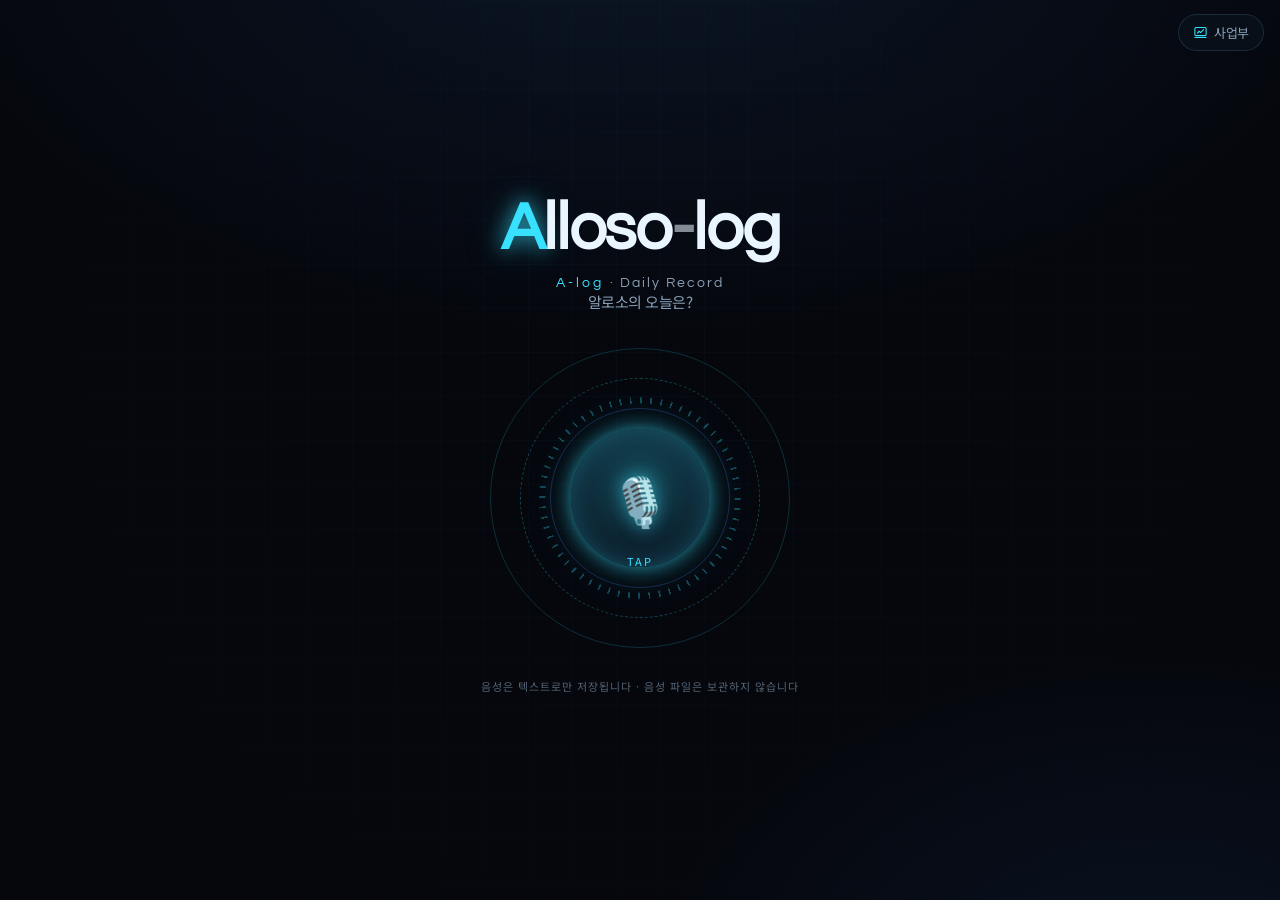
<file: index.html>
<!DOCTYPE html>
<html lang="ko">
<head>
  <meta charset="UTF-8" />
  <meta name="viewport" content="width=device-width, initial-scale=1.0, viewport-fit=cover" />
  <meta name="theme-color" content="#05070d" />
  <meta name="mobile-web-app-capable" content="yes" />
  <meta name="apple-mobile-web-app-capable" content="yes" />
  <meta name="apple-mobile-web-app-status-bar-style" content="black-translucent" />
  <title>A-log · 알로소</title>
  <link rel="stylesheet" href="theme.css?v=20" />
</head>
<body>
  <a class="corner-link" href="gate.html">
    <svg class="cl-ico" viewBox="0 0 24 24" width="15" height="15" fill="none" stroke="currentColor" stroke-width="1.7" stroke-linecap="round" stroke-linejoin="round" aria-hidden="true">
      <rect x="3" y="4" width="18" height="13" rx="2"/>
      <path d="M3 20h18"/>
      <path d="M7 13l3-3 2.2 2.2L17 7.5"/>
    </svg>
    <span>사업부</span>
  </a>

  <div class="stage">
    <section class="step">
      <h1 class="title logo-title"><span class="accent">A</span>lloso<span class="dash">-</span>log</h1>
      <p class="logo-eyebrow">A-log <span>· Daily Record</span></p>
      <p class="subtitle">알로소의 오늘은?</p>

      <a class="orb-wrap" id="homeOrb" href="record.html" aria-label="오늘을 기록하기">
        <div class="ring r1"></div>
        <div class="ring ticks"></div>
        <div class="ring r2"></div>
        <div class="ring r3"></div>
        <div class="core">
          <span class="emoji">🎙️</span>
          <span class="hint-tap">TAP</span>
        </div>
      </a>

      <p class="foot-note">음성은 텍스트로만 저장됩니다 · 음성 파일은 보관하지 않습니다</p>
    </section>
  </div>

  <script src="config.js?v=9"></script>
  <script>
    // 홈(처음으로)에 오면 사업부 인증을 해제한다.
    // → 다시 사업부/매장 설정으로 들어갈 때 비밀번호를 다시 묻는다.
    try { sessionStorage.removeItem("girock_dash_ok"); } catch (_) {}
  </script>
</body>
</html>
</file>
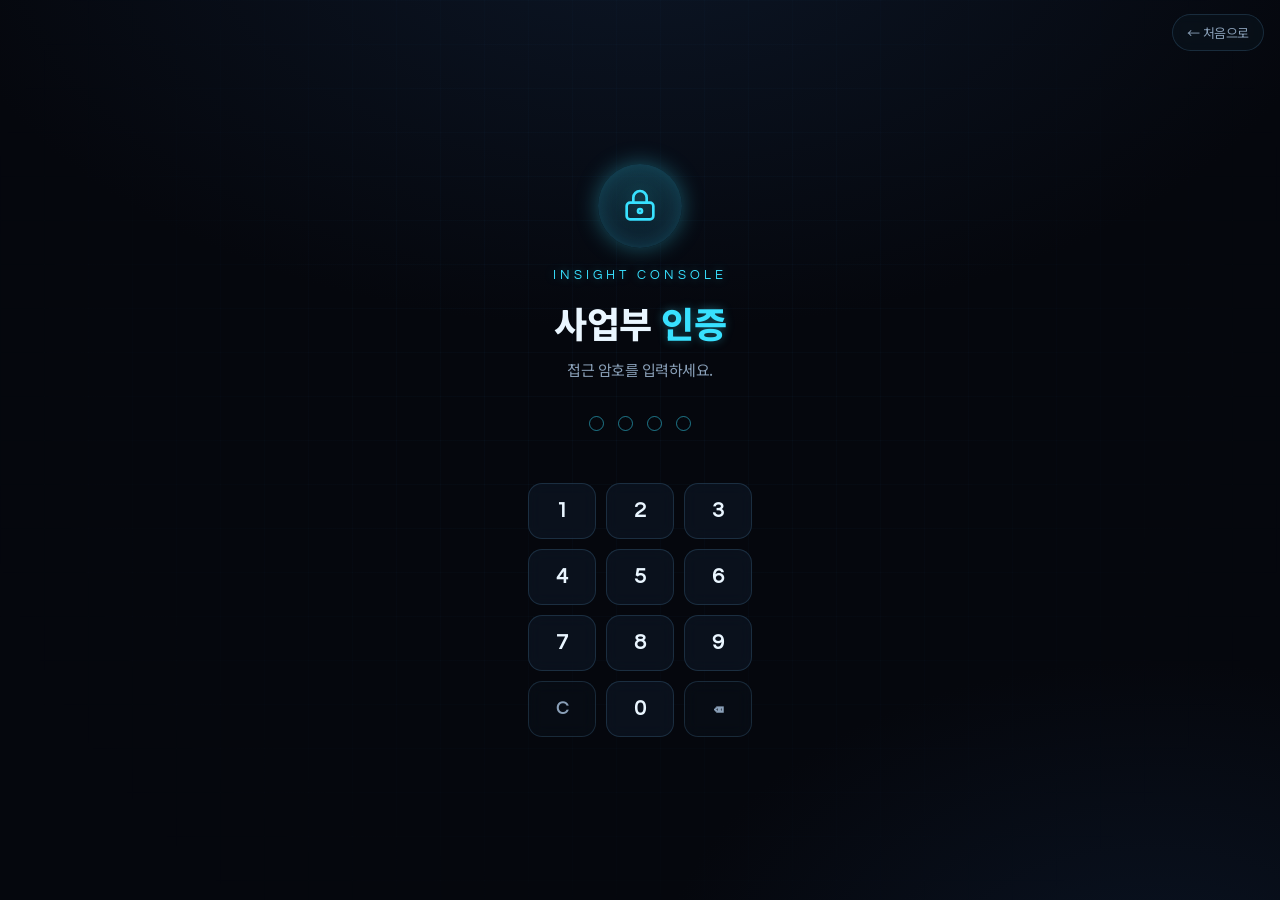
<file: dashboard.html>
<!DOCTYPE html>
<html lang="ko">
<head>
  <meta charset="UTF-8" />
  <meta name="viewport" content="width=device-width, initial-scale=1.0, viewport-fit=cover" />
  <meta name="theme-color" content="#05070d" />
  <meta name="mobile-web-app-capable" content="yes" />
  <meta name="apple-mobile-web-app-capable" content="yes" />
  <title>A-log · 사업부 분석</title>
  <link rel="stylesheet" href="theme.css?v=20" />
</head>
<body>
  <div class="hud-top">
    <div class="brand">
      <img src="assets/alloso-logo.png" alt="Alloso" class="alloso-logo" />
      <span class="title-sm">INSIGHT CONSOLE</span>
    </div>
    <div style="display:flex; gap:8px;">
      <a class="back" href="settings.html" style="text-decoration:none;">⚙ 매장 설정</a>
      <a class="back" href="index.html" style="text-decoration:none;">← 처음으로</a>
    </div>
  </div>

  <div class="hud">

    <!-- 상단 요약 바 -->
    <section class="panel topbar-panel">
      <div class="tb-stats">
        <div class="tb-stat"><div class="n" id="sTotal">0</div><div class="l">전체 기록</div></div>
        <div class="tb-stat"><div class="n" id="sToday">0</div><div class="l">오늘</div></div>
        <div class="tb-stat"><div class="n" id="sStores">0</div><div class="l">참여 매장</div></div>
        <div class="tb-stat"><div class="n v-warn" id="sIssues">0</div><div class="l">주의 기록</div></div>
        <div class="tb-stat"><div class="n v-ok" id="srcState">LOCAL</div><div class="l">데이터 소스</div></div>
        <div class="tb-stat"><div class="n" id="pendState">0</div><div class="l">전송 대기</div></div>
      </div>
      <div class="tb-scope">
        <select class="hud-select" id="filterQuarter" title="분기 선택"></select>
        <select class="hud-select" id="filterStore"><option value="">전체 매장</option></select>
        <input class="hud-input" id="filterDate" placeholder="날짜 (예: 2026-10-19)" />
        <input class="hud-input" id="searchText" placeholder="내용 검색" />
        <button class="btn btn-ghost" id="refreshBtn" type="button">새로고침</button>
        <button class="btn btn-ghost" id="csvBtn" type="button">CSV</button>
      </div>
      <div class="tb-keywords">
        <span class="kw-label">Keywords</span>
        <div class="hud-chips" id="keywordChips"><span class="hud-chip">—</span></div>
      </div>
      <div class="bars" id="trendBars" style="display:none;"></div>
    </section>

    <!-- 마인드맵 -->
    <section class="panel map-panel" style="margin-top:16px;">
      <div class="map-head">
        <p class="phead" style="margin:0; border:none; padding:0;">Category Mindmap · 연관 분석</p>
        <span id="mapCrumb" class="map-crumb"></span>
        <button class="map-home" id="mapHomeBtn" type="button" style="display:none; margin-left:auto;">⟲ 처음으로</button>
      </div>
      <div id="mindmap"></div>
      <p class="status" id="mapHint" style="text-align:center; font-size:12px;">카테고리를 누르면 좌우로 펼쳐지며 세부 → 점포까지 이어집니다</p>

      <div class="top10-wrap">
        <p class="phead" style="margin:0 0 12px;">주요 이슈 TOP 10</p>
        <div class="top10-chart" id="top10Chart"></div>
      </div>
    </section>

    <!-- 자동 분석 -->
    <section class="panel" style="margin-top:16px;">
      <p class="phead">자동 분석</p>
      <p class="status" id="aiScope"></p>
      <div class="hud-ai placeholder" id="ruleSummary">자동 요약을 불러오는 중…</div>
    </section>

    <!-- 전일 이슈 -->
    <section class="panel" id="prevDayPanel" style="margin-top:16px;">
      <div class="top10-wrap" style="margin-top:0; border-top:none; padding-top:0;">
        <p class="phead" style="margin:0 0 4px;">전일 이슈</p>
        <p class="status" id="prevDayScope" style="margin:0 0 10px; font-size:12px;"></p>
        <div class="top10-chart prevday-chart" id="prevDayChart"></div>
      </div>
    </section>

    <!-- 점포별 요약 -->
    <section class="panel" id="storePanel" style="margin-top:16px;">
      <div class="cat-head">
        <span id="storeTitle">점포별 요약</span>
        <span id="storeCountLabel" style="font-size:12px; color:var(--muted); font-weight:400;"></span>
      </div>
      <div id="storeCards"></div>
    </section>

    <!-- 과제 관리 -->
    <section class="panel" id="taskPanel" style="margin-top:16px;">
      <div class="cat-head">
        <span>✅ 과제 관리</span>
        <span id="taskScopeLabel" style="font-size:12px; color:var(--muted); font-weight:400;"></span>
      </div>
      <div class="task-tabs">
        <button class="task-tab active" id="tabOpen" type="button">해결되지 않은 과제 <span class="cnt" id="openCnt">0</span></button>
        <button class="task-tab" id="tabDone" type="button">해결된 과제 <span class="cnt" id="doneCnt">0</span></button>
      </div>
      <div id="taskList"></div>
    </section>

    <!-- 기록 목록 -->
    <section class="panel" style="margin-top:16px;">
      <div class="cat-head" id="catHead">
        <span id="listTitle">전체 기록</span>
        <span id="listCount" style="font-size:12px; color:var(--muted); font-weight:400;"></span>
        <span class="x" id="clearCat" style="display:none;">✕ 필터 해제</span>
      </div>
      <div id="recordList"></div>
      <div class="btn-row" style="justify-content:flex-start; margin-top:10px;">
        <button class="btn btn-danger" id="clearAllBtn" type="button" style="display:none;">로컬 기록 전체 삭제</button>
      </div>
    </section>

    <p class="foot-note" id="localNote"></p>
  </div>

  <div class="toast" id="toast"></div>

  <!-- 플로팅: 추가 상세 분석 -->
  <button class="fab-ai" id="fabAi" type="button" aria-label="추가 상세 분석 열기">
    <span class="fab-ai-ico" aria-hidden="true">
      <svg viewBox="0 0 24 24" width="22" height="22" fill="none" stroke="currentColor" stroke-width="1.6" stroke-linecap="round" stroke-linejoin="round">
        <path d="M12 3v2M12 19v2M3 12h2M19 12h2M5.6 5.6l1.4 1.4M17 17l1.4 1.4M18.4 5.6 17 7M7 17l-1.4 1.4"/>
        <circle cx="12" cy="12" r="4"/>
      </svg>
    </span>
    <span class="fab-ai-txt">더 깊게 볼까요?</span>
  </button>

  <!-- 드로어: 추가 상세 분석 -->
  <div class="drawer-overlay" id="aiDrawerOverlay"></div>
  <aside class="drawer" id="aiDrawer" aria-hidden="true">
    <div class="drawer-head">
      <div>
        <div class="drawer-title">추가 상세 분석</div>
        <div class="drawer-sub">기본 분석으로 부족할 때, Gemini 앱으로 더 깊게</div>
      </div>
      <button class="drawer-close" id="aiDrawerClose" type="button" aria-label="닫기">✕</button>
    </div>
    <div class="drawer-body">
      <div style="display:flex; justify-content:flex-end; margin-bottom:6px;">
        <button class="help-link" id="aiGuideBtn" type="button">사용법 보기</button>
      </div>
      <div class="ai-step">
        <div class="ai-step-no">1</div>
        <div class="ai-step-body">
          <div class="ai-step-title">분석 프롬프트 복사</div>
          <div class="ai-step-desc">지금 보고 있는 범위의 기록으로 질문을 만들어 복사합니다.</div>
          <div class="btn-row stack" style="margin-top:8px;">
            <button class="btn btn-primary" id="copyPromptBtn" type="button">① 프롬프트 복사</button>
            <a class="btn btn-ghost" href="https://gemini.google.com/app" target="_blank" rel="noopener" style="text-decoration:none; display:inline-flex; align-items:center; justify-content:center;">Gemini 앱 열기 ↗</a>
          </div>
        </div>
      </div>
      <div class="ai-step">
        <div class="ai-step-no">2</div>
        <div class="ai-step-body">
          <div class="ai-step-title">Gemini 답변을 붙여넣기</div>
          <div class="ai-step-desc">Gemini 앱에 붙여넣고 받은 답변을 복사해, 아래 칸에 붙여넣으세요.</div>
          <textarea class="hud-input" id="aiPaste" placeholder="여기에 Gemini 답변을 붙여넣으세요" style="min-height:120px; margin-top:8px; line-height:1.6;"></textarea>
          <div class="btn-row stack" style="margin-top:8px;">
            <button class="btn btn-primary" id="renderAiBtn" type="button">② 결과 표시</button>
            <button class="btn btn-ghost" id="clearAiBtn" type="button">지우기</button>
          </div>
        </div>
      </div>
      <div class="hud-ai placeholder" id="aiSummary" style="margin-top:6px;">
        아직 분석 결과가 없습니다. 위 ①② 순서로 진행하면 여기에 표시됩니다.
      </div>
    </div>
  </aside>

  <!-- Gemini 사용법 모달 -->
  <div class="modal-overlay" id="apiHelpModal">
    <div class="modal" role="dialog" aria-modal="true">
      <button class="modal-close" id="apiHelpClose" type="button" aria-label="닫기">✕</button>
      <h2>🤖 Gemini 앱으로 분석하기</h2>
      <p class="sub">API 키 없이, 회사에서 구독 중인 Gemini 앱에 복사-붙여넣기만 하면 됩니다.</p>
      <ol class="steps-list">
        <li><div class="st-title">① 프롬프트 복사</div><div class="st-desc">현재 범위에 맞춰 <code>① 프롬프트 복사</code>를 누르면 질문과 기록이 복사됩니다.</div></li>
        <li><div class="st-title">Gemini 앱에 붙여넣기</div><div class="st-desc"><a href="https://gemini.google.com/app" target="_blank" rel="noopener">gemini.google.com</a>에서 붙여넣고 전송합니다.</div></li>
        <li><div class="st-title">답변 복사</div><div class="st-desc">Gemini 답변을 전체 선택해 복사합니다.</div></li>
        <li><div class="st-title">② 결과 붙여넣기 → 표시</div><div class="st-desc"><b style="color:var(--cyan);">결과 붙여넣기</b> 칸에 넣고 <code>② 결과 표시</code>를 누르면 정리되어 나타납니다.</div></li>
      </ol>
      <div class="modal-actions">
        <a class="btn btn-primary" href="https://gemini.google.com/app" target="_blank" rel="noopener" style="text-decoration:none; display:inline-flex; align-items:center; justify-content:center;">Gemini 앱 열기</a>
        <button class="btn btn-ghost" id="apiHelpOk" type="button">닫기</button>
      </div>
    </div>
  </div>

  <script src="config.js?v=9"></script>
  <script src="storage.js?v=11"></script>
  <script src="summary.js?v=8"></script>
  <script src="classify.js?v=10"></script>
  <script src="mindmap.js?v=15"></script>
  <script src="gemini.js?v=8"></script>
  <script>
    // 접근 보호 — 인증은 키패드 화면(gate.html)에서 일원화
    (function guard() {
      const pin = (APP_CONFIG.dashboardPin || "").trim();
      if (!pin) return; // 암호 미설정이면 누구나 열람
      // 현재 PIN에 묶인 토큰이 일치할 때만 통과 (옛 '1' 플래그는 무효)
      if (sessionStorage.getItem("girock_dash_ok") === "ok:" + pin) return;
      sessionStorage.removeItem("girock_dash_ok");
      location.replace("gate.html"); // 미인증이면 키패드 인증 화면으로
      throw new Error("redirect-to-gate");
    })();

    const $ = (id) => document.getElementById(id);
    const toast = $("toast");
    const filterQuarter = $("filterQuarter");
    const filterStore = $("filterStore");
    const filterDate = $("filterDate");
    const searchText = $("searchText");

    let allRecords = [];
    let activeCategory = null;
    let drillWord = null;
    let activeQuarter = (typeof currentQuarter === "function") ? currentQuarter() : "";

    function showToast(type, msg) {
      toast.className = "toast show " + type;
      toast.textContent = msg;
      clearTimeout(showToast._t);
      showToast._t = setTimeout(() => (toast.className = "toast"), 3200);
    }
    function escapeHtml(s) {
      return String(s || "").replace(/&/g, "&amp;").replace(/</g, "&lt;").replace(/>/g, "&gt;").replace(/"/g, "&quot;");
    }
    function iconHtml(iconKey, issue) {
      const p = (typeof niconSvg === "function") ? niconSvg(iconKey) : "";
      return '<span class="nicon' + (issue ? ' issue' : '') + '" style="font-size:1em;vertical-align:-0.12em;"><svg viewBox="0 0 24 24" width="1em" height="1em">' + p + '</svg></span>';
    }

    $("srcState").textContent = hasBackend() ? "SHEET" : "LOCAL";
    $("localNote").textContent = hasBackend() ? "" : "통합 조회를 하려면 config.js의 backendUrl에 구글 시트 URL을 넣으세요.";
    if (!hasBackend()) $("clearAllBtn").style.display = "";

    function scopeKey() {
      return [activeCategory || "all", drillWord || "", filterStore.value || "", filterDate.value || "", searchText.value || ""].join("|");
    }
    function scopeLabelText() {
      let s = activeCategory ? catMeta(activeCategory).name + (drillWord ? " › " + drillWord : "") : "전체 매장";
      if (filterStore.value) s += " · " + filterStore.value;
      return s;
    }

    function fillStoreFilter() {
      const cur = filterStore.value;
      filterStore.innerHTML = '<option value="">전체 매장</option>';
      getStores().forEach((s) => {
        const o = document.createElement("option"); o.value = s; o.textContent = s; filterStore.appendChild(o);
      });
      filterStore.value = cur;
    }
    fillStoreFilter();

    // 분기 드롭다운 채우기 (서버/로컬에 존재하는 분기 목록)
    async function fillQuarterFilter() {
      let quarters = [];
      try { quarters = await listQuarters(); } catch (_) { quarters = [activeQuarter]; }
      if (!quarters.length) quarters = [activeQuarter];
      if (!quarters.includes(activeQuarter)) activeQuarter = quarters[0];
      filterQuarter.innerHTML = "";
      quarters.forEach((qk) => {
        const o = document.createElement("option");
        o.value = qk;
        o.textContent = quarterLabel(qk) + (qk === currentQuarter() ? " · 이번 분기" : "");
        filterQuarter.appendChild(o);
      });
      filterQuarter.value = activeQuarter;
    }

    async function loadAndRender() {
      $("recordList").innerHTML = '<div class="hud-empty"><span class="spinner"></span> 불러오는 중…</div>';
      try { await fillQuarterFilter(); } catch (_) {}
      try { await loadStoresAsync(); fillStoreFilter(); } catch (_) {}
      try { allRecords = await loadRecords(activeQuarter); }
      catch (err) { showToast("err", "불러오기 실패: " + err.message); allRecords = []; }
      $("pendState").textContent = (typeof pendingCount === "function" ? pendingCount() : 0);
      renderAll();
    }

    function scopeRecords() {
      let list = allRecords.slice();
      if (filterStore.value) list = list.filter((r) => r.store === filterStore.value);
      const d = filterDate.value.trim();
      if (d) list = list.filter((r) => (r.createdAt || "").slice(0, 10) === d);
      const q = searchText.value.trim().toLowerCase();
      if (q) list = list.filter((r) => (r.text || "").toLowerCase().includes(q));
      return list;
    }
    function listedRecords() {
      let list = scopeRecords();
      if (activeCategory) list = recordsInCategory(list, activeCategory);
      if (drillWord) list = list.filter((r) => (r.text || "").includes(drillWord));
      return list;
    }

    function renderAll() {
      renderStats(); renderMap(); renderTop10(); renderPrevDay(); renderRuleSummary();
      renderStores(); renderTasks(); renderList(); renderAiSaved();
    }

    function renderStats() {
      const a = analyzeRecords(scopeRecords());
      $("sTotal").textContent = a.total;
      $("sToday").textContent = a.todayCount;
      $("sStores").textContent = a.storeCount;
      $("sIssues").textContent = a.issueRecords.length;
      const chips = $("keywordChips"); chips.innerHTML = "";
      if (!a.topKeywords.length) chips.innerHTML = '<span class="hud-chip">—</span>';
      else a.topKeywords.slice(0, 8).forEach(([w, c]) => {
        const el = document.createElement("span"); el.className = "hud-chip";
        el.innerHTML = escapeHtml(w) + " <b>" + c + "</b>"; chips.appendChild(el);
      });
    }

    // 공통: 이슈 목록(top)을 워드클라우드로 렌더
    function renderIssueCloud(chart, top) {
      if (!top.length) { chart.innerHTML = '<div class="hud-empty">데이터가 없습니다.</div>'; return; }
      const maxCount = Math.max(...top.map((t) => t.count), 1);
      const minCount = Math.min(...top.map((t) => t.count), maxCount);
      const range = Math.max(1, maxCount - minCount);
      // 워드클라우드 팔레트 (이미지 느낌의 다채로운 색)
      const palette = ["#d14b8f", "#8e5bd6", "#5b8fd6", "#e07a3f", "#d64b6b", "#6a5bd6", "#3f9e8e", "#c94fb0"];
      // 큰 단어가 가운데로 모이도록 건수 내림차순을 가운데→바깥으로 재배치
      const sorted = top.slice().sort((a, b) => b.count - a.count);
      const arranged = [];
      sorted.forEach((t, i) => { (i % 2 === 0) ? arranged.push(t) : arranged.unshift(t); });
      // 단어별 고정 의사난수 (같은 단어는 항상 같은 위치/색)
      const seeded = (str, salt) => {
        let h = 2166136261 ^ salt;
        for (let i = 0; i < str.length; i++) { h ^= str.charCodeAt(i); h = Math.imul(h, 16777619); }
        return ((h >>> 0) % 1000) / 1000; // 0~1
      };
      chart.innerHTML = "";
      arranged.forEach((t) => {
        // 건수 비율로 글자 크기 16px ~ 54px
        const size = Math.round(16 + ((t.count - minCount) / range) * 38);
        const color = t.issue ? "#d64b6b" : palette[Math.floor(seeded(t.word, 7) * palette.length)];
        // 자연스러운 흩뿌림: 상하 오프셋만 (회전 없음, transform은 hover 전용으로 비움)
        const dy = Math.round((seeded(t.word, 3) - 0.5) * 24);  // -12 ~ +12px
        const word = document.createElement("span");
        word.className = "wc-word" + (t.issue ? " issue" : "");
        word.style.fontSize = size + "px";
        word.style.color = color;
        word.style.marginTop = dy + "px";
        word.textContent = t.word;
        word.title = `${t.catName} · ${t.count}건 · ${t.stores}개 매장 · ${t.ratio}%`;
        word.addEventListener("click", () => {
          activeCategory = t.catKey; drillWord = t.word;
          afterMapChange();
          $("mindmap").scrollIntoView({ behavior: "smooth", block: "nearest" });
        });
        chart.appendChild(word);
      });
    }

    function renderTop10() {
      renderIssueCloud($("top10Chart"), buildTopIssues(scopeRecords(), 10));
    }

    // 전일(데이터가 있는 가장 최근 날의 직전 날짜) 이슈
    function renderPrevDay() {
      const scoped = scopeRecords();
      const panel = $("prevDayPanel");
      // 기록이 있는 날짜들(YYYY-MM-DD) 내림차순
      const days = [...new Set(scoped.map((r) => (r.createdAt || "").slice(0, 10)).filter(Boolean))]
        .sort((a, b) => (a < b ? 1 : a > b ? -1 : 0));
      if (days.length < 2) {
        // 비교할 전일이 없으면 패널 숨김
        panel.style.display = "none";
        return;
      }
      panel.style.display = "";
      const prevDay = days[1]; // 가장 최근 날의 직전 날
      const prevRecords = scoped.filter((r) => (r.createdAt || "").slice(0, 10) === prevDay);
      $("prevDayScope").textContent = prevDay + " 기준 · " + prevRecords.length + "건";
      renderIssueCloud($("prevDayChart"), buildTopIssues(prevRecords, 10));
    }

    let prevMapLevel = 0;
    function renderMap() {
      const scoped = scopeRecords();
      const mapHome = $("mapHomeBtn");
      const crumb = $("mapCrumb");
      const level = !activeCategory ? 0 : (!drillWord ? 1 : 2);
      const transition = level > prevMapLevel ? "in" : (level < prevMapLevel ? "out" : null);
      prevMapLevel = level;

      if (!activeCategory) {
        mapHome.style.display = "none";
        crumb.innerHTML = "";
        $("mapHint").textContent = "카테고리를 누르면 세부 분석으로 이어집니다";
        renderMindmap($("mindmap"), buildMindmap(scoped), {
          centerLabel: filterStore.value ? filterStore.value : "전체",
          selectedKey: null, transition: transition, path: [],
          onSelect: (key) => { if (!key) return; activeCategory = key; drillWord = null; afterMapChange(); }
        });
      } else if (!drillWord) {
        const drill = buildCategoryDrill(scoped, activeCategory);
        mapHome.style.display = "";
        crumb.innerHTML = `${iconHtml(catMeta(activeCategory).icon, catMeta(activeCategory).issue)} <b>${escapeHtml(drill.catName)}</b>`;
        $("mapHint").textContent = "세부 키워드를 누르면 점포별로 펼쳐집니다 · 중앙을 누르면 돌아갑니다";
        renderMindmap($("mindmap"), { total: drill.total, nodes: drill.nodes }, {
          centerLabel: drill.catName, selectedKey: null, transition: transition,
          path: [{ label: catMeta(activeCategory).name }],
          onSelect: (key) => { if (!key) { activeCategory = null; drillWord = null; filterStore.value = ""; afterMapChange(); return; } drillWord = key; afterMapChange(); }
        });
      } else {
        const ws = buildWordStores(scoped, activeCategory, drillWord);
        mapHome.style.display = "";
        crumb.innerHTML = `${iconHtml(catMeta(activeCategory).icon, catMeta(activeCategory).issue)} <b>${escapeHtml(ws.catName)}</b> › <b>${escapeHtml(drillWord)}</b>`;
        $("mapHint").textContent = "점포를 누르면 아래에서 그 점포의 기록을 볼 수 있어요 · 중앙을 누르면 돌아갑니다";
        renderMindmap($("mindmap"), { total: ws.total, nodes: ws.nodes }, {
          centerLabel: "› " + drillWord, selectedKey: filterStore.value || null, transition: transition,
          path: [{ label: catMeta(activeCategory).name }, { label: drillWord }],
          onSelect: (key) => {
            // 코어(되돌리기): 세부 키워드 단계로 올라가며 점포 선택도 해제
            if (!key) { drillWord = null; filterStore.value = ""; afterMapChange(); return; }
            const picked = (filterStore.value !== key);
            filterStore.value = picked ? key : "";
            afterMapChange();
            if (picked) $("storePanel").scrollIntoView({ behavior: "smooth", block: "start" });
          }
        });
      }
    }

    function afterMapChange() {
      renderStores(); renderTasks(); renderList(); renderRuleSummary(); renderMap(); renderTop10(); renderPrevDay(); renderAiSaved();
    }

    $("mapHomeBtn").addEventListener("click", () => { activeCategory = null; drillWord = null; filterStore.value = ""; renderAll(); });

    function renderStores() {
      const list = listedRecords();
      const breakdown = buildStoreBreakdown(list);
      const title = activeCategory
        ? `${iconHtml("store")} 점포별 요약 · ${iconHtml(catMeta(activeCategory).icon, catMeta(activeCategory).issue)} ${escapeHtml(catMeta(activeCategory).name)}` + (drillWord ? ` › ${escapeHtml(drillWord)}` : "")
        : `${iconHtml("store")} 점포별 요약`;
      $("storeTitle").innerHTML = title;
      $("storeCountLabel").textContent = breakdown.length ? `· ${breakdown.length}개 점포` : "";
      const box = $("storeCards");
      if (!breakdown.length) { box.innerHTML = '<div class="hud-empty">점포 데이터가 없습니다.</div>'; return; }
      box.innerHTML = "";
      breakdown.forEach((b) => {
        const el = document.createElement("div");
        el.className = "store-card";
        el.innerHTML =
          `<div class="sc-head"><span class="sc-name">${escapeHtml(b.store)}</span>` +
          `<span class="sc-badge">${b.count}건</span>` +
          (b.issues ? `<span class="sc-badge warn">주의 ${b.issues}</span>` : "") + `</div>` +
          `<div class="sc-sum">${escapeHtml(storeSummaryLine(b))}</div>` +
          `<div class="sc-kw">${b.keywords.map((k) => `<span class="k">${escapeHtml(k[0])} ${k[1]}</span>`).join("")}</div>`;
        el.addEventListener("click", () => {
          filterStore.value = b.store; renderAll();
          $("recordList").scrollIntoView({ behavior: "smooth", block: "nearest" });
        });
        box.appendChild(el);
      });
    }

    /* 과제 관리 */
    const TASK_LS = "girock_tasks_v1";
    let taskTab = "open";
    function loadTaskState() { try { return JSON.parse(localStorage.getItem(TASK_LS) || "{}"); } catch { return {}; } }
    function saveTaskState(st) { localStorage.setItem(TASK_LS, JSON.stringify(st)); }

    function renderTasks() {
      const st = loadTaskState();
      const tasks = extractTasks(listedRecords());
      $("taskScopeLabel").textContent = "· " + scopeLabelText();
      const open = [], done = [];
      tasks.forEach((t) => { (st[t.id] && st[t.id].done) ? done.push(t) : open.push(t); });
      $("openCnt").textContent = open.length;
      $("doneCnt").textContent = done.length;
      $("tabOpen").classList.toggle("active", taskTab === "open");
      $("tabDone").classList.toggle("active", taskTab === "done");
      const box = $("taskList");
      const list = taskTab === "open" ? open : done;
      if (!list.length) { box.innerHTML = '<div class="hud-empty">' + (taskTab === "open" ? "해결되지 않은 과제가 없습니다." : "해결된 과제가 아직 없습니다.") + '</div>'; return; }
      box.innerHTML = "";
      list.forEach((t) => {
        const info = st[t.id] || {};
        const el = document.createElement("div");
        el.className = "task-card" + (info.done ? " done" : "");
        const scopeBadge = info.done && info.scope
          ? `<span class="task-badge ${info.scope === "common" ? "scope-common" : "scope-store"}">${info.scope === "common" ? "공통 과제" : "매장별: " + escapeHtml(t.store)}</span>` : "";
        el.innerHTML =
          `<div class="tc-top">` +
            `<div class="tc-check" data-id="${escapeHtml(t.id)}">${info.done ? "✓" : ""}</div>` +
            `<div class="tc-body">` +
              `<div class="tc-text${info.done ? " done" : ""}">${escapeHtml(t.text)}</div>` +
              `<div class="tc-meta"><span class="st">${escapeHtml(t.store)}</span>` +
              `<span class="tc-cat">${iconHtml(t.catIcon)} ${escapeHtml(t.catName)}</span>` +
              `<span>${fmtDate(t.createdAt)}</span>${scopeBadge}</div>` +
            `</div>` +
          `</div>`;
        box.appendChild(el);
        el.querySelector(".tc-check").addEventListener("click", () => {
          if (info.done) { const s = loadTaskState(); delete s[t.id]; saveTaskState(s); renderTasks(); }
          else openResolvePopup(el, t);
        });
      });
    }

    function openResolvePopup(cardEl, t) {
      if (cardEl.querySelector(".resolve-pop")) return;
      const pop = document.createElement("div");
      pop.className = "resolve-pop";
      pop.innerHTML =
        `<div class="q">이 과제를 어떻게 해결했나요?</div>` +
        `<div class="opts">` +
          `<button class="btn btn-primary" data-scope="store" type="button">🏬 ${escapeHtml(t.store)} 매장별 해결</button>` +
          `<button class="btn btn-ghost" data-scope="common" type="button">🔗 공통 과제로 해결</button>` +
          `<button class="btn btn-ghost" data-scope="cancel" type="button">취소</button>` +
        `</div>`;
      cardEl.appendChild(pop);
      pop.querySelectorAll("[data-scope]").forEach((b) => b.addEventListener("click", (e) => {
        e.stopPropagation();
        const scope = b.getAttribute("data-scope");
        if (scope === "cancel") { pop.remove(); return; }
        const s = loadTaskState();
        s[t.id] = { done: true, scope, at: new Date().toISOString(), store: t.store };
        saveTaskState(s);
        showToast("ok", "해결된 과제로 옮겼어요.");
        renderTasks();
      }));
    }

    $("tabOpen").addEventListener("click", () => { taskTab = "open"; renderTasks(); });
    $("tabDone").addEventListener("click", () => { taskTab = "done"; renderTasks(); });

    function renderRuleSummary() {
      const a = analyzeRecords(listedRecords());
      $("aiScope").textContent = "분석 범위: " + scopeLabelText() + " · " + a.total + "건";
      $("ruleSummary").className = "hud-ai" + (a.total ? "" : " placeholder");
      $("ruleSummary").textContent = buildRuleSummary(a);
    }

    function renderList() {
      const list = listedRecords();
      let title = "전체 기록";
      if (activeCategory) title = iconHtml(catMeta(activeCategory).icon, catMeta(activeCategory).issue) + " " + escapeHtml(catMeta(activeCategory).name) + (drillWord ? " › " + escapeHtml(drillWord) : "");
      if (filterStore.value) title += " · " + escapeHtml(filterStore.value);
      $("listTitle").innerHTML = title;
      $("listCount").textContent = list.length ? "· " + list.length + "건" : "";
      $("clearCat").style.display = (activeCategory || drillWord || filterStore.value) ? "" : "none";
      const box = $("recordList"); box.innerHTML = "";
      if (!list.length) { box.innerHTML = '<div class="hud-empty">표시할 기록이 없습니다.</div>'; return; }

      // 점포별로 취합 (접이식 그룹)
      const groups = {};
      list.forEach((r) => {
        const s = r.store || "미지정";
        (groups[s] = groups[s] || []).push(r);
      });
      const storeNames = Object.keys(groups).sort((a, b) => groups[b].length - groups[a].length);

      storeNames.forEach((s) => {
        const recs = groups[s].slice().sort((a, b) => (b.createdAt || "").localeCompare(a.createdAt || ""));
        const grp = document.createElement("div");
        grp.className = "rec-group";

        const head = document.createElement("div");
        head.className = "rec-group-head";
        head.innerHTML =
          `<span class="rg-caret">▸</span>` +
          `<span class="rg-name">${escapeHtml(s)}</span>` +
          `<span class="rg-count">${recs.length}건</span>`;

        const body = document.createElement("div");
        body.className = "rec-group-body";
        recs.forEach((r) => {
          const el = document.createElement("div"); el.className = "hud-rec";
          const del = !hasBackend() ? `<span style="margin-left:auto; cursor:pointer; color:var(--danger);" data-del="${escapeHtml(r.id)}">삭제</span>` : "";
          el.innerHTML =
            `<div class="m"><span>${escapeHtml(r.writer || "익명")}</span><span>· ${fmtDate(r.createdAt)}</span>${del}</div>` +
            `<div class="b">${escapeHtml(r.text || "")}</div>`;
          body.appendChild(el);
        });

        head.addEventListener("click", () => grp.classList.toggle("open"));
        grp.appendChild(head);
        grp.appendChild(body);
        box.appendChild(grp);
      });

      box.querySelectorAll("[data-del]").forEach((b) => b.addEventListener("click", (e) => {
        e.stopPropagation();
        if (!confirm("이 기록을 삭제할까요?")) return;
        deleteLocal(b.getAttribute("data-del"));
        allRecords = loadLocal(); renderAll();
        showToast("info", "삭제했습니다.");
      }));
    }

    /* AI 결과 (붙여넣기 저장/표시) */
    function renderMarkdown(md) {
      const lines = String(md).split("\n"); let html = ""; let inList = false;
      const inline = (t) => escapeHtml(t).replace(/\*\*(.+?)\*\*/g, "<b>$1</b>").replace(/【(.+?)】/g, '<b style="color:var(--cyan);">【$1】</b>');
      lines.forEach((raw) => {
        const line = raw.trimEnd(); const bl = line.match(/^\s*[-*•]\s+(.*)$/);
        if (bl) { if (!inList) { html += "<ul>"; inList = true; } html += "<li>" + inline(bl[1]) + "</li>"; }
        else { if (inList) { html += "</ul>"; inList = false; } if (line.trim() === "") html += "<div style='height:6px;'></div>"; else if (/^#{1,6}\s/.test(line)) html += "<h3>" + inline(line.replace(/^#{1,6}\s/, "")) + "</h3>"; else html += "<div>" + inline(line) + "</div>"; }
      });
      if (inList) html += "</ul>"; return html;
    }
    const AI_RESULT_LS = "girock_ai_results_v1";
    function loadAiResults() { try { return JSON.parse(localStorage.getItem(AI_RESULT_LS) || "{}"); } catch { return {}; } }
    function saveAiResult(text) {
      const all = loadAiResults();
      all[scopeKey()] = { text, at: new Date().toISOString(), scope: scopeLabelText() };
      localStorage.setItem(AI_RESULT_LS, JSON.stringify(all));
    }
    function renderAiSaved() {
      const saved = loadAiResults()[scopeKey()];
      const box = $("aiSummary");
      if (saved && saved.text) {
        box.className = "hud-ai";
        box.innerHTML = '<div class="status" style="margin:0 0 8px;">이 범위의 Gemini 분석 · ' + escapeHtml(fmtDate(saved.at)) + '</div>' + renderMarkdown(saved.text);
        $("aiPaste").value = saved.text;
      } else {
        box.className = "hud-ai placeholder";
        box.textContent = "이 범위는 아직 Gemini 분석 결과가 없습니다. 위 ①② 순서로 진행하세요.";
        $("aiPaste").value = "";
      }
    }
    async function copyText(t, ok) {
      try { await navigator.clipboard.writeText(t); showToast("ok", ok); }
      catch { const w = window.open("", "_blank"); if (w) w.document.write("<pre>" + escapeHtml(t) + "</pre>"); }
    }

    /* 이벤트 */
    $("copyPromptBtn").addEventListener("click", () => {
      const list = listedRecords().length ? listedRecords() : scopeRecords();
      if (!list.length) { showToast("err", "복사할 기록이 없습니다."); return; }
      copyText(buildPrompt(list, scopeLabelText()), "프롬프트를 복사했어요. Gemini 앱에 붙여넣으세요.");
    });
    $("renderAiBtn").addEventListener("click", () => {
      const text = $("aiPaste").value.trim();
      if (!text) { showToast("err", "Gemini 답변을 먼저 붙여넣으세요."); return; }
      saveAiResult(text); renderAiSaved();
      $("aiSummary").scrollIntoView({ behavior: "smooth", block: "nearest" });
      showToast("ok", "분석 결과를 표시했어요.");
    });
    $("clearAiBtn").addEventListener("click", () => {
      $("aiPaste").value = "";
      const all = loadAiResults(); delete all[scopeKey()];
      localStorage.setItem(AI_RESULT_LS, JSON.stringify(all));
      renderAiSaved();
      showToast("info", "이 범위의 분석 결과를 지웠어요.");
    });

    $("csvBtn").addEventListener("click", () => {
      const list = listedRecords();
      if (!list.length) { showToast("err", "내보낼 기록이 없습니다."); return; }
      const blob = new Blob([recordsToCsv(list)], { type: "text/csv;charset=utf-8;" });
      const url = URL.createObjectURL(blob); const a = document.createElement("a");
      a.href = url; a.download = "알로소_기록_" + todayStr() + ".csv"; a.click(); URL.revokeObjectURL(url);
      showToast("ok", list.length + "건 CSV 저장됨.");
    });
    $("clearAllBtn").addEventListener("click", () => { if (!confirm("이 브라우저의 모든 기록을 삭제할까요?")) return; clearLocal(); activeCategory = null; drillWord = null; loadAndRender(); showToast("info", "로컬 기록 전체 삭제됨."); });
    $("clearCat").addEventListener("click", () => { activeCategory = null; drillWord = null; filterStore.value = ""; renderAll(); });

    filterQuarter.addEventListener("change", async () => {
      activeQuarter = filterQuarter.value || currentQuarter();
      // 분기가 바뀌면 드릴다운/매장 필터 초기화 후 해당 분기만 다시 로드
      activeCategory = null; drillWord = null; filterStore.value = "";
      $("recordList").innerHTML = '<div class="hud-empty"><span class="spinner"></span> 불러오는 중…</div>';
      try { allRecords = await loadRecords(activeQuarter); }
      catch (err) { showToast("err", "불러오기 실패: " + err.message); allRecords = []; }
      renderAll();
    });
    filterStore.addEventListener("change", renderAll);
    filterDate.addEventListener("input", renderAll);
    searchText.addEventListener("input", renderAll);
    $("refreshBtn").addEventListener("click", loadAndRender);

    /* 사용법 모달 */
    const apiHelpModal = $("apiHelpModal");
    function openApiHelp() { apiHelpModal.classList.add("show"); }
    function closeApiHelp() { apiHelpModal.classList.remove("show"); }
    $("aiGuideBtn").addEventListener("click", openApiHelp);
    $("apiHelpClose").addEventListener("click", closeApiHelp);
    $("apiHelpOk").addEventListener("click", closeApiHelp);
    apiHelpModal.addEventListener("click", (e) => { if (e.target === apiHelpModal) closeApiHelp(); });

    /* 드로어 */
    const aiDrawer = $("aiDrawer");
    const aiDrawerOverlay = $("aiDrawerOverlay");
    function openDrawer() { aiDrawer.classList.add("open"); aiDrawer.setAttribute("aria-hidden", "false"); aiDrawerOverlay.classList.add("show"); $("fabAi").classList.add("hide"); renderAiSaved(); }
    function closeDrawer() { aiDrawer.classList.remove("open"); aiDrawer.setAttribute("aria-hidden", "true"); aiDrawerOverlay.classList.remove("show"); $("fabAi").classList.remove("hide"); }
    $("fabAi").addEventListener("click", openDrawer);
    $("aiDrawerClose").addEventListener("click", closeDrawer);
    aiDrawerOverlay.addEventListener("click", closeDrawer);
    document.addEventListener("keydown", (e) => { if (e.key === "Escape") { closeApiHelp(); closeDrawer(); } });

    loadAndRender();
  </script>
</body>
</html>
</file>
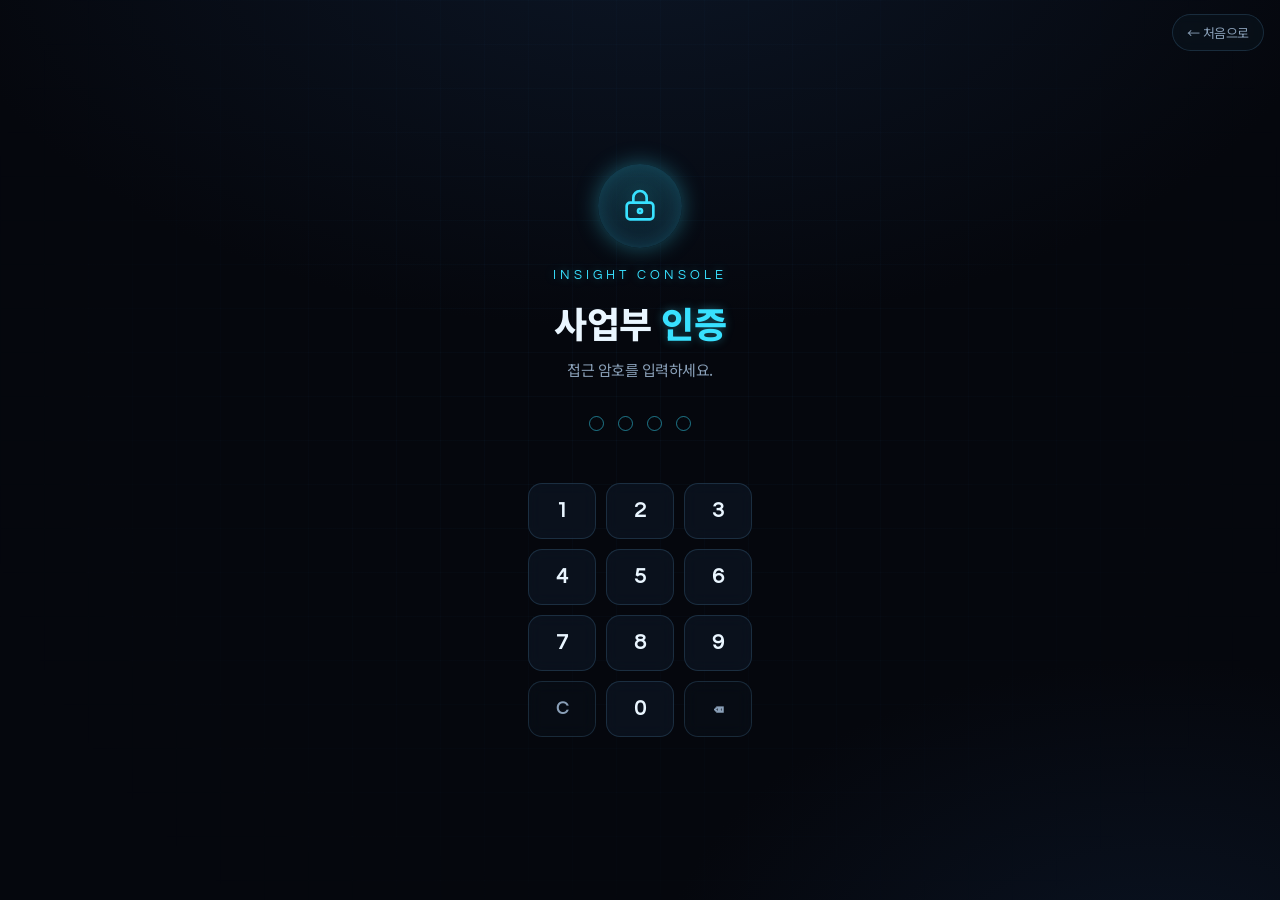
<file: gate.html>
<!DOCTYPE html>
<html lang="ko">
<head>
  <meta charset="UTF-8" />
  <meta name="viewport" content="width=device-width, initial-scale=1.0, viewport-fit=cover" />
  <meta name="theme-color" content="#05070d" />
  <meta name="mobile-web-app-capable" content="yes" />
  <meta name="apple-mobile-web-app-capable" content="yes" />
  <title>A-log · 사업부 인증</title>
  <link rel="stylesheet" href="theme.css?v=20" />
</head>
<body>
  <a class="corner-link" href="index.html">← 처음으로</a>

  <div class="stage">
    <section class="step" style="max-width:360px;">
      <div class="gate-lock" aria-hidden="true">
        <svg viewBox="0 0 24 24" width="40" height="40" fill="none" stroke="currentColor" stroke-width="1.6" stroke-linecap="round" stroke-linejoin="round">
          <rect x="4" y="10" width="16" height="10" rx="2"/>
          <path d="M8 10V7a4 4 0 0 1 8 0v3"/>
          <circle cx="12" cy="15" r="1.2"/>
        </svg>
      </div>
      <p class="eyebrow" style="letter-spacing:4px;">INSIGHT CONSOLE</p>
      <h1 class="title" style="font-size:clamp(26px,7vw,36px);">사업부 <span class="accent">인증</span></h1>
      <p class="subtitle">접근 암호를 입력하세요.</p>

      <div class="pin-dots" id="pinDots" aria-hidden="true"></div>
      <p class="gate-msg" id="msg"></p>

      <div class="keypad" id="keypad">
        <button class="key" data-k="1" type="button">1</button>
        <button class="key" data-k="2" type="button">2</button>
        <button class="key" data-k="3" type="button">3</button>
        <button class="key" data-k="4" type="button">4</button>
        <button class="key" data-k="5" type="button">5</button>
        <button class="key" data-k="6" type="button">6</button>
        <button class="key" data-k="7" type="button">7</button>
        <button class="key" data-k="8" type="button">8</button>
        <button class="key" data-k="9" type="button">9</button>
        <button class="key key-ghost" data-k="clear" type="button">C</button>
        <button class="key" data-k="0" type="button">0</button>
        <button class="key key-ghost" data-k="del" type="button">⌫</button>
      </div>
    </section>
  </div>

  <script src="config.js?v=9"></script>
  <script>
    var PIN = (APP_CONFIG.dashboardPin || "").trim();
    var msg = document.getElementById("msg");
    var dots = document.getElementById("pinDots");
    var LEN = PIN.length || 4;
    var entered = "";

    // 현재 PIN에 묶인 인증 토큰 (PIN이 바뀌면 기존 세션 자동 무효화)
    var AUTH_TOKEN = "ok:" + PIN;

    if (!PIN) { location.replace("dashboard.html"); }
    // 저장된 토큰이 '현재 PIN' 기준으로 유효할 때만 통과 (옛 '1' 플래그는 무효)
    else if (sessionStorage.getItem("girock_dash_ok") === AUTH_TOKEN) { location.replace("dashboard.html"); }
    else { sessionStorage.removeItem("girock_dash_ok"); }

    function renderDots() {
      dots.innerHTML = "";
      for (var i = 0; i < LEN; i++) {
        var d = document.createElement("span");
        d.className = "pin-dot" + (i < entered.length ? " on" : "");
        dots.appendChild(d);
      }
    }
    function shake(t) {
      msg.textContent = t;
      dots.classList.remove("err");
      void dots.offsetWidth;
      dots.classList.add("err");
    }
    function verify() {
      if (entered === PIN) {
        sessionStorage.setItem("girock_dash_ok", AUTH_TOKEN);
        msg.textContent = "";
        dots.classList.add("ok");
        setTimeout(function () { location.href = "dashboard.html"; }, 220);
      } else {
        shake("암호가 일치하지 않습니다.");
        entered = "";
        renderDots();
      }
    }
    function press(k) {
      if (k === "clear") { entered = ""; msg.textContent = ""; renderDots(); return; }
      if (k === "del") { entered = entered.slice(0, -1); msg.textContent = ""; renderDots(); return; }
      if (entered.length >= LEN) return;
      entered += k;
      renderDots();
      if (entered.length === LEN) setTimeout(verify, 120);
    }

    document.getElementById("keypad").addEventListener("click", function (e) {
      var b = e.target.closest(".key");
      if (b) press(b.getAttribute("data-k"));
    });
    document.addEventListener("keydown", function (e) {
      if (/^[0-9]$/.test(e.key)) press(e.key);
      else if (e.key === "Backspace") press("del");
      else if (e.key === "Enter" && entered.length) verify();
    });

    renderDots();
  </script>
</body>
</html>
</file>
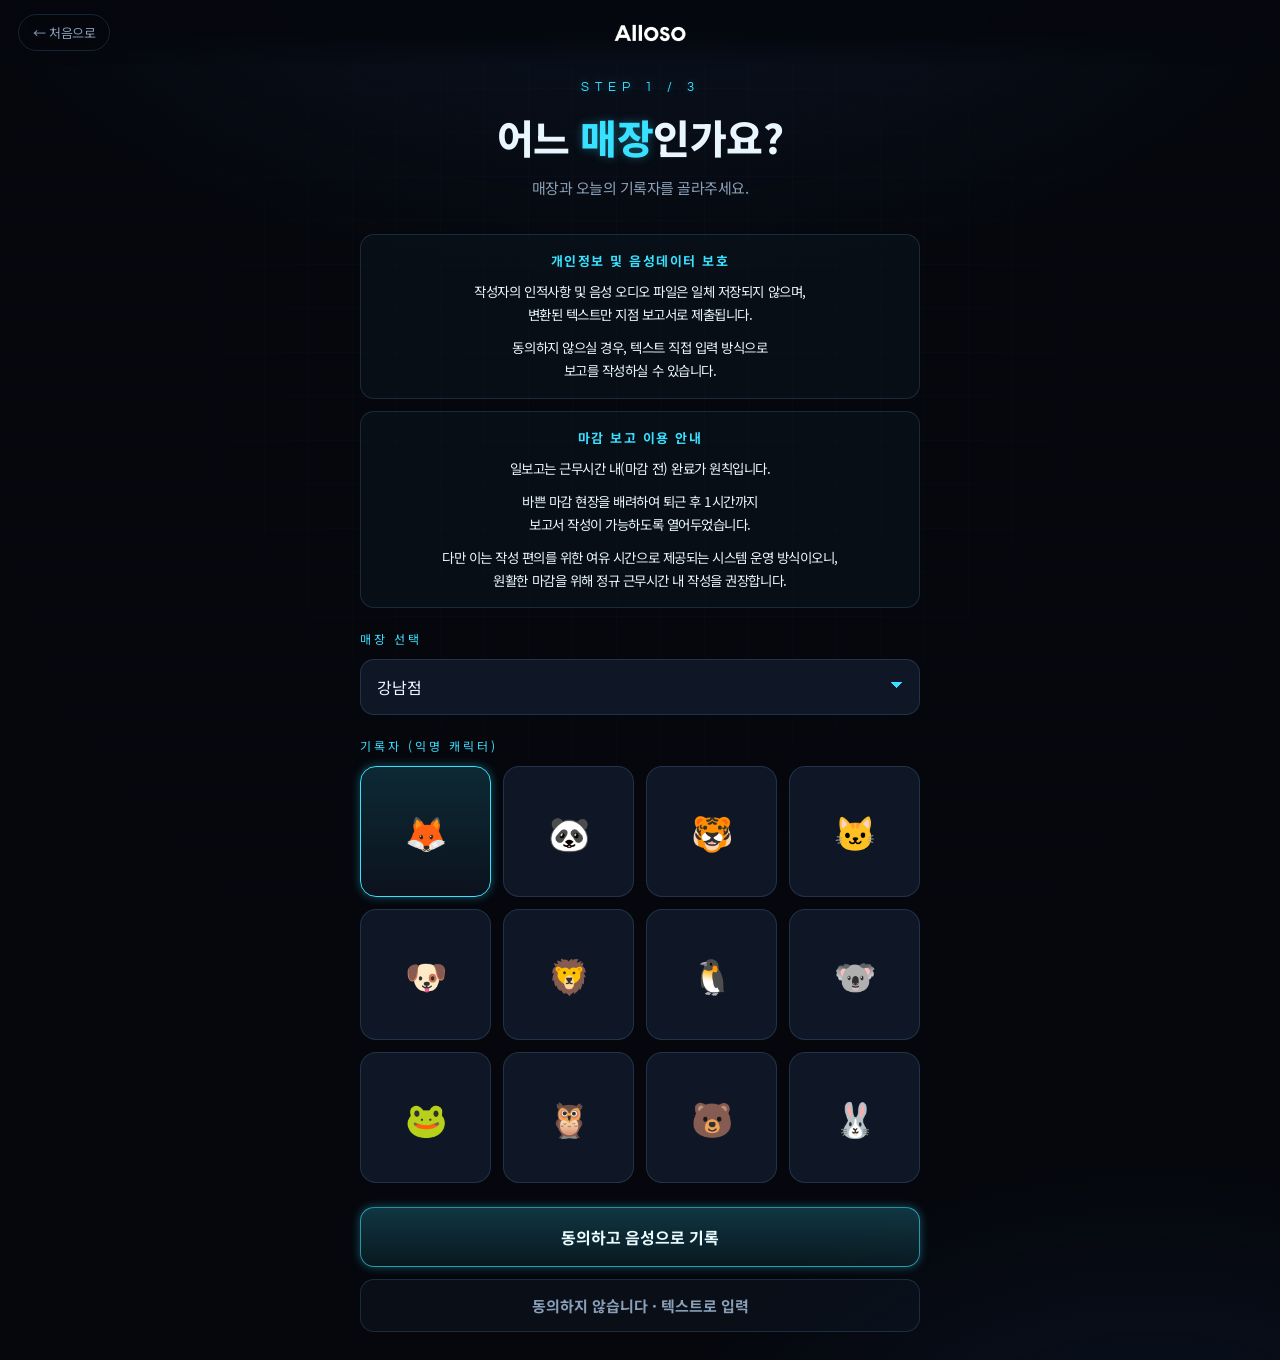
<file: record.html>
<!DOCTYPE html>
<html lang="ko">
<head>
  <meta charset="UTF-8" />
  <meta name="viewport" content="width=device-width, initial-scale=1.0, viewport-fit=cover" />
  <meta name="theme-color" content="#05070d" />
  <meta name="mobile-web-app-capable" content="yes" />
  <meta name="apple-mobile-web-app-capable" content="yes" />
  <meta name="apple-mobile-web-app-status-bar-style" content="black-translucent" />
  <title>A-log · 기록하기</title>
  <link rel="stylesheet" href="theme.css?v=24" />
</head>
<body>
  <div class="mini-top" id="miniTop" hidden>
    <a class="back" href="index.html">← 처음으로</a>
    <img src="assets/alloso-logo.png" alt="Alloso" class="alloso-logo" />
    <span style="width:72px;"></span>
  </div>

  <div class="stage stage-record">

    <!-- STEP 2: 매장 + 작성자 선택 (진입 시 첫 화면) -->
    <section class="step" id="step2">
      <p class="eyebrow">STEP 1 / 3</p>
      <h1 class="title">어느 <span class="accent">매장</span>인가요?</h1>
      <p class="subtitle">매장과 오늘의 기록자를 골라주세요.</p>

      <!-- 안내 (맨 위) : 각각 카드박스 -->
      <div class="consent-box" id="consentPrivacy">
        <div class="consent-title">개인정보 및 음성데이터 보호</div>
        <div class="consent-body">
          <p>작성자의 인적사항 및 음성 오디오 파일은 일체 저장되지 않으며,<br />변환된 텍스트만 지점 보고서로 제출됩니다.</p>
          <p>동의하지 않으실 경우, 텍스트 직접 입력 방식으로<br />보고를 작성하실 수 있습니다.</p>
        </div>
      </div>

      <div class="consent-box" id="consentDeadline">
        <div class="consent-title">마감 보고 이용 안내</div>
        <div class="consent-body">
          <p>일보고는 근무시간 내(마감 전) 완료가 원칙입니다.</p>
          <p>바쁜 마감 현장을 배려하여 퇴근 후 1시간까지<br />보고서 작성이 가능하도록 열어두었습니다.</p>
          <p>다만 이는 작성 편의를 위한 여유 시간으로 제공되는 시스템 운영 방식이오니,<br />원활한 마감을 위해 정규 근무시간 내 작성을 권장합니다.</p>
        </div>
      </div>

      <div style="text-align:left; margin:22px 0 22px;">
        <label class="label">매장 선택</label>
        <select class="store-select" id="storeSelect"></select>
      </div>

      <div style="text-align:left; margin-bottom:24px;">
        <label class="label">기록자 (익명 캐릭터)</label>
        <div class="avatar-grid" id="avatarGrid"></div>
      </div>

      <div class="btn-row stack">
        <button class="btn btn-primary btn-lg" id="agreeBtn" type="button">동의하고 음성으로 기록</button>
        <button class="btn btn-ghost" id="disagreeBtn" type="button">동의하지 않습니다 · 텍스트로 입력</button>
      </div>
    </section>

    <!-- STEP 3: 녹음 + 실시간 텍스트 -->
    <section class="step" id="step3" hidden>
      <div class="meta-badge" id="recMeta"></div>

      <div class="orb-wrap readonly active" id="recOrb">
        <div class="ring r1"></div>
        <div class="ring ticks"></div>
        <div class="ring r2"></div>
        <div class="ring r3"></div>
        <canvas class="viz" id="viz"></canvas>
        <div class="core"><span class="emoji" id="recEmoji">🎙️</span></div>
      </div>

      <p class="status live" id="recStatus">듣고 있어요… 편하게 말씀하세요</p>

      <div class="transcript placeholder" id="transcript">말을 시작하면 여기에 실시간으로 글자가 나타납니다.</div>

      <div id="speechUnsupported" class="notice" hidden>
        이 브라우저는 음성인식을 지원하지 않습니다. 다음 화면에서 직접 입력하실 수 있어요. (크롬 권장)
      </div>

      <div class="btn-row" style="margin-top:22px;">
        <button class="btn btn-primary btn-lg" id="finishBtn" type="button">■ 마침</button>
      </div>
    </section>

    <!-- STEP 4: 텍스트 확인/수정 -->
    <section class="step" id="step4" hidden>
      <p class="eyebrow">STEP 3 / 3</p>
      <h1 class="title">내용을 <span class="accent">확인</span>해주세요</h1>
      <p class="subtitle">필요하면 직접 고칠 수 있어요.</p>

      <div class="meta-badge" id="confirmMeta"></div>

      <textarea class="edit-area" id="editArea" placeholder="기록 내용"></textarea>
      <p class="status" id="charCount">0자</p>

      <div class="btn-row stack" style="margin-top:18px;">
        <button class="btn btn-primary btn-lg" id="saveBtn" type="button">최종 저장</button>
        <button class="btn btn-ghost" id="againBtn" type="button">다시 녹음</button>
      </div>
    </section>

    <!-- STEP 5: 완료 -->
    <section class="step" id="step5" hidden>
      <div class="done-check">✓</div>
      <h1 class="title">기록 <span class="accent">완료</span></h1>
      <p class="subtitle" id="doneMsg">오늘 하루를 남겨주셔서 고마워요.</p>
      <div class="btn-row stack">
        <button class="btn btn-primary btn-lg" id="newBtn" type="button">새 기록 작성</button>
      </div>
    </section>

  </div>

  <div class="toast" id="toast"></div>

  <script src="config.js?v=9"></script>
  <script src="storage.js?v=11"></script>
  <script src="visualizer.js?v=8"></script>
  <script>
    const AVATARS = ["🦊", "🐼", "🐯", "🐱", "🐶", "🦁", "🐧", "🐨", "🐸", "🦉", "🐻", "🐰"];
    let selectedStore = "";
    let selectedAvatar = AVATARS[0];
    let baseText = "";
    let finalText = "";
    let currentStep = 2;

    const $ = (id) => document.getElementById(id);
    const steps = { 2: $("step2"), 3: $("step3"), 4: $("step4"), 5: $("step5") };
    const miniTop = $("miniTop");
    const toast = $("toast");

    function showStep(n) {
      Object.values(steps).forEach((s) => (s.hidden = true));
      steps[n].hidden = false;
      currentStep = n;
      miniTop.hidden = (n === 5);
      window.scrollTo({ top: 0 });
    }
    function showToast(type, msg) {
      toast.className = "toast show " + type;
      toast.textContent = msg;
      clearTimeout(showToast._t);
      showToast._t = setTimeout(() => (toast.className = "toast"), 3200);
    }
    function escapeHtml(s) {
      return String(s || "").replace(/&/g, "&amp;").replace(/</g, "&lt;").replace(/>/g, "&gt;").replace(/"/g, "&quot;");
    }

    // 매장 목록
    const storeSelect = $("storeSelect");
    function fillStores(list) {
      const prev = storeSelect.value;
      storeSelect.innerHTML = "";
      list.forEach((s) => {
        const o = document.createElement("option");
        o.value = s; o.textContent = s;
        storeSelect.appendChild(o);
      });
      const lastStore = localStorage.getItem("girock_last_store");
      if (prev && list.includes(prev)) storeSelect.value = prev;
      else if (lastStore && list.includes(lastStore)) storeSelect.value = lastStore;
      selectedStore = storeSelect.value || list[0] || "";
    }
    fillStores(getStores());
    storeSelect.addEventListener("change", () => (selectedStore = storeSelect.value));
    if (hasBackend()) { loadStoresAsync().then((list) => fillStores(list)).catch(() => {}); }

    // 작성자 아바타
    const avatarGrid = $("avatarGrid");
    const lastAvatar = localStorage.getItem("girock_last_avatar");
    if (lastAvatar && AVATARS.includes(lastAvatar)) selectedAvatar = lastAvatar;
    AVATARS.forEach((a) => {
      const el = document.createElement("div");
      el.className = "avatar" + (a === selectedAvatar ? " selected" : "");
      el.textContent = a;
      el.addEventListener("click", () => {
        selectedAvatar = a;
        [...avatarGrid.children].forEach((c) => c.classList.remove("selected"));
        el.classList.add("selected");
      });
      avatarGrid.appendChild(el);
    });

    // 음성인식
    const SR = window.SpeechRecognition || window.webkitSpeechRecognition;
    let recognition = null;
    let recording = false;
    const transcriptEl = $("transcript");
    const recStatus = $("recStatus");

    function setTranscript(confirmed, interim) {
      if (!confirmed && !interim) {
        transcriptEl.className = "transcript placeholder";
        transcriptEl.textContent = "말을 시작하면 여기에 실시간으로 글자가 나타납니다.";
        return;
      }
      transcriptEl.className = "transcript";
      transcriptEl.innerHTML = escapeHtml(confirmed) + (interim ? ' <span class="interim">' + escapeHtml(interim) + "</span>" : "");
      transcriptEl.scrollTop = transcriptEl.scrollHeight;
    }

    if (!SR) {
      $("speechUnsupported").hidden = false;
    } else {
      recognition = new SR();
      recognition.lang = "ko-KR";
      recognition.continuous = true;
      recognition.interimResults = true;
      recognition.maxAlternatives = 1; // 후보 1개만 → 처리 부담 감소
      recognition.onresult = (e) => {
        let finalChunk = "", interim = "";
        for (let i = e.resultIndex; i < e.results.length; i++) {
          const txt = e.results[i][0].transcript;
          if (e.results[i].isFinal) finalChunk += txt; else interim += txt;
        }
        if (finalChunk) baseText = (baseText + " " + finalChunk).trim();
        setTranscript(baseText, interim);
      };
      recognition.onerror = (e) => {
        if (e.error === "not-allowed" || e.error === "service-not-allowed") {
          recStatus.textContent = "마이크 권한이 필요해요. 주소창의 마이크 아이콘에서 허용해주세요.";
          recStatus.classList.remove("live");
          recording = false;
        }
        // no-speech / network / aborted 등은 onend 재시작 로직이 이어받음
      };
      // 모바일에서는 인식기가 자주 자동 종료됨 → 끊김 없이 바로 재시작 (실패 시 재시도)
      recognition.onend = () => {
        if (!recording) return;
        const tryRestart = (left) => {
          try { recognition.start(); }
          catch (_) { if (left > 0) setTimeout(() => tryRestart(left - 1), 250); }
        };
        tryRestart(3);
      };
    }

    const viz = createVisualizer($("viz"));
    async function startRecording() {
      baseText = "";
      setTranscript("", "");
      recStatus.textContent = "듣고 있어요… 편하게 말씀하세요";
      recStatus.classList.add("live");
      $("recOrb").classList.add("active");
      recording = true;
      if (recognition) { try { recognition.start(); } catch (_) {} }
      viz.start();
    }
    function stopRecording() {
      recording = false;
      if (recognition) { try { recognition.stop(); } catch (_) {} }
      viz.stop();
      $("recOrb").classList.remove("active");
    }

    // 운영 시간대 로드 (백엔드/캐시)
    let operatingSlots = [];
    (async function () {
      try { operatingSlots = await loadHours(); } catch (_) { operatingSlots = []; }
    })();

    // 지금 이 매장이 보고 가능한 시간인지 확인. 닫혀 있으면 안내 후 false
    function ensureOperatingOpen() {
      const r = checkOperatingHours(selectedStore, operatingSlots, new Date());
      if (r.allowed) return true;
      const s = r.slot;
      const win = s ? `${s.start}~${s.end} (마감 후 ${s.graceMin || 0}분 유예)` : "";
      showToast("err", `지금은 ${escapeHtml(selectedStore)} 보고 가능 시간이 아닙니다. 운영시간: ${win}`);
      return false;
    }

    // 이번 보고의 동의 여부 (기록 저장 시 함께 저장됨)
    let agreedChoice = false;

    // STEP2 → STEP3 (동의: 음성 기록)
    $("agreeBtn").addEventListener("click", () => {
      if (!ensureOperatingOpen()) return;
      agreedChoice = true;
      $("recMeta").innerHTML = `<span>${escapeHtml(selectedAvatar)}</span> <b>${escapeHtml(selectedStore)}</b>`;
      $("recEmoji").textContent = selectedAvatar;
      showStep(3);
      startRecording();
    });

    // STEP2 → STEP4 (비동의: 텍스트 직접 입력)
    $("disagreeBtn").addEventListener("click", () => {
      if (!ensureOperatingOpen()) return;
      agreedChoice = false;
      baseText = "";
      finalText = "";
      $("editArea").value = "";
      $("confirmMeta").innerHTML = `<span>${escapeHtml(selectedAvatar)}</span> <b>${escapeHtml(selectedStore)}</b>`;
      updateCharCount();
      // 비동의 모드: '다시 녹음' 버튼 숨김
      $("againBtn").style.display = "none";
      showStep(4);
      $("editArea").focus();
    });

    // STEP3 마침 → STEP4
    $("finishBtn").addEventListener("click", () => {
      stopRecording();
      finalText = baseText.trim();
      $("editArea").value = finalText;
      $("confirmMeta").innerHTML = `<span>${escapeHtml(selectedAvatar)}</span> <b>${escapeHtml(selectedStore)}</b>`;
      $("againBtn").style.display = ""; // 음성 모드에서는 '다시 녹음' 표시
      updateCharCount();
      showStep(4);
      if (!finalText) showToast("info", "인식된 내용이 없어요. 직접 입력하거나 다시 녹음해주세요.");
    });

    const editArea = $("editArea");
    function updateCharCount() { $("charCount").textContent = editArea.value.trim().length.toLocaleString() + "자"; }
    editArea.addEventListener("input", updateCharCount);

    $("againBtn").addEventListener("click", () => { showStep(3); startRecording(); });

    let saving = false;
    $("saveBtn").addEventListener("click", async () => {
      if (saving) return;
      const text = editArea.value.trim();
      if (text.length < 5) { showToast("err", "내용이 너무 짧아요. 조금만 더 적어주세요."); return; }
      saving = true;
      const btn = $("saveBtn");
      btn.disabled = true; btn.textContent = "저장 중…";
      localStorage.setItem("girock_last_store", selectedStore);
      localStorage.setItem("girock_last_avatar", selectedAvatar);
      try {
        if (hasBackend() && pendingCount() > 0) { await flushPending(); }
        const result = await saveRecord({ store: selectedStore, writer: selectedAvatar + " 익명", text: text, agreed: agreedChoice });
        $("doneMsg").textContent = result.queued
          ? "지금은 연결이 안 되어 기기에 안전하게 담아뒀어요. 연결되면 자동 전송됩니다."
          : "오늘 하루를 남겨주셔서 고마워요.";
        showStep(5);
      } catch (err) {
        showToast("err", "저장 실패: " + err.message);
      } finally {
        saving = false; btn.disabled = false; btn.textContent = "최종 저장";
      }
    });

    $("newBtn").addEventListener("click", () => { baseText = ""; finalText = ""; $("againBtn").style.display = ""; showStep(2); });
    window.addEventListener("beforeunload", () => { if (recording) stopRecording(); });

    showStep(2);
  </script>
</body>
</html>
</file>
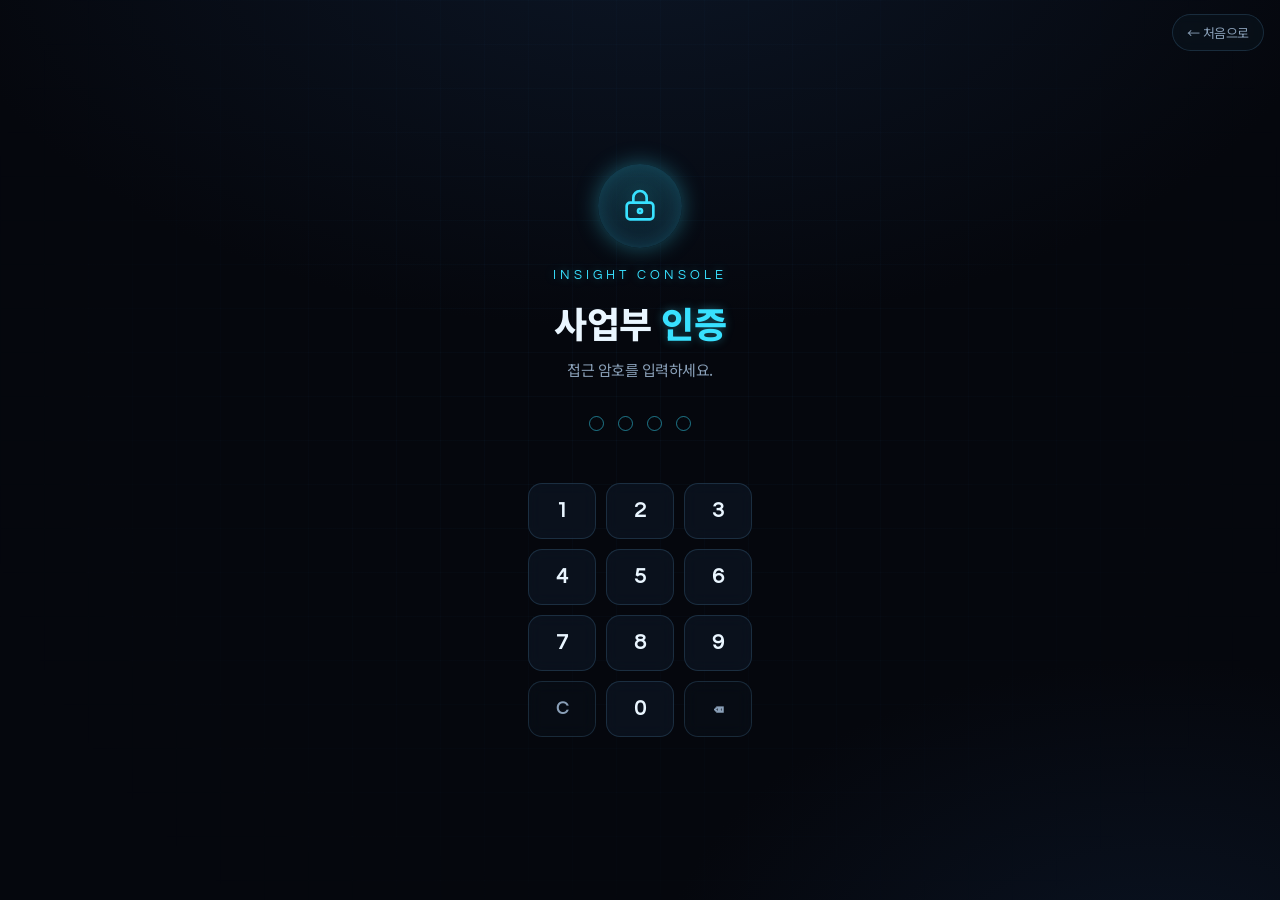
<file: settings.html>
<!DOCTYPE html>
<html lang="ko">
<head>
  <meta charset="UTF-8" />
  <meta name="viewport" content="width=device-width, initial-scale=1.0, viewport-fit=cover" />
  <meta name="theme-color" content="#05070d" />
  <meta name="mobile-web-app-capable" content="yes" />
  <meta name="apple-mobile-web-app-capable" content="yes" />
  <title>A-log · 매장 설정</title>
  <link rel="stylesheet" href="theme.css?v=20" />
</head>
<body>
  <div class="mini-top">
    <a class="back" href="index.html">← 처음으로</a>
    <span class="title-sm" style="color:var(--cyan); letter-spacing:3px;">SETTINGS</span>
    <a class="back" href="dashboard.html" style="text-decoration:none;">사업부</a>
  </div>

  <div class="hud" style="max-width:640px;">
    <section class="panel" style="margin-top:8px;">
      <p class="phead">매장 설정</p>
      <p class="ai-lead">기록·분석에 사용할 매장 목록을 관리합니다. 변경사항은 구글 시트(공유)에 저장됩니다.</p>

      <div class="tb-scope" style="margin:14px 0 6px;">
        <input class="hud-input" id="newStore" placeholder="추가할 매장명 (예: 성수점)" style="flex:1 1 220px; width:auto;" />
        <button class="btn btn-primary" id="addBtn" type="button">+ 추가</button>
      </div>
      <p class="status" id="hint" style="margin-top:0;"></p>

      <div id="storeList" style="margin-top:12px;"></div>

      <div class="btn-row" style="justify-content:flex-start; margin-top:16px;">
        <button class="btn btn-primary" id="saveBtn" type="button">저장</button>
        <button class="btn btn-ghost" id="resetBtn" type="button">기본값으로 초기화</button>
      </div>
    </section>

    <!-- 서버 운영 시간 설정 -->
    <section class="panel" style="margin-top:16px;">
      <p class="phead">서버 운영 시간</p>
      <p class="ai-lead">
        시간대를 만들고 그 안에 매장을 넣어 적용합니다. 보고는 운영 시작 ~ 종료
        <b>+ 마감 후 유예시간</b>까지만 가능합니다. 어떤 시간대에도 속하지 않은 매장은 제한 없이 보고할 수 있습니다.
      </p>

      <div id="slotList" style="margin-top:12px;"></div>

      <div class="btn-row" style="justify-content:flex-start; margin-top:12px;">
        <button class="btn btn-ghost" id="addSlotBtn" type="button">+ 시간대 추가</button>
      </div>

      <div class="btn-row" style="justify-content:flex-start; margin-top:14px; border-top:1px solid var(--line-soft); padding-top:14px;">
        <button class="btn btn-primary" id="saveHoursBtn" type="button">운영 시간 저장</button>
      </div>
      <p class="status" id="hoursHint" style="margin-top:8px;"></p>
    </section>

    <section class="panel" style="margin-top:16px;">
      <p class="phead">참고</p>
      <p class="ai-lead" style="margin:0;">
        구글 시트에 저장되므로 모든 담당자에게 동일하게 적용됩니다.
        연동 전이라면 이 기기에만 저장됩니다.
      </p>
    </section>
  </div>

  <div class="toast" id="toast"></div>

  <script src="config.js?v=9"></script>
  <script src="storage.js?v=11"></script>
  <script>
    // 접근 보호: 사업부와 동일 PIN
    (function guard() {
      const pin = (APP_CONFIG.dashboardPin || "").trim();
      if (!pin) return; // 암호 미설정이면 누구나 열람
      // 현재 PIN에 묶인 토큰이 일치할 때만 통과 (옛 '1' 플래그는 무효)
      if (sessionStorage.getItem("girock_dash_ok") === "ok:" + pin) return;
      sessionStorage.removeItem("girock_dash_ok");
      location.replace("gate.html"); // 미인증이면 키패드 인증 화면으로
      throw new Error("redirect-to-gate");
    })();

    const $ = (id) => document.getElementById(id);
    const toast = $("toast");
    let stores = getStores();

    function showToast(type, msg) {
      toast.className = "toast show " + type;
      toast.textContent = msg;
      clearTimeout(showToast._t);
      showToast._t = setTimeout(() => (toast.className = "toast"), 2600);
    }
    function escapeHtml(s) {
      return String(s || "").replace(/&/g, "&amp;").replace(/</g, "&lt;").replace(/>/g, "&gt;").replace(/"/g, "&quot;");
    }

    function render() {
      const box = $("storeList");
      $("hint").textContent = `현재 ${stores.length}개 매장`;
      if (!stores.length) {
        box.innerHTML = '<div class="hud-empty">등록된 매장이 없습니다. 위에서 추가하세요.</div>';
        return;
      }
      box.innerHTML = "";
      stores.forEach((s, i) => {
        const el = document.createElement("div");
        el.className = "store-row";
        el.innerHTML =
          `<span class="store-ico"><svg viewBox="0 0 24 24" width="18" height="18" fill="none" stroke="currentColor" stroke-width="1.7" stroke-linecap="round" stroke-linejoin="round"><path d="M4 9l1-4h14l1 4M5 9v10h14V9M9 19v-5h6v5"/></svg></span>` +
          `<span class="store-name">${escapeHtml(s)}</span>` +
          `<button class="store-del" data-i="${i}" type="button" aria-label="삭제">✕</button>`;
        box.appendChild(el);
      });
      box.querySelectorAll(".store-del").forEach((b) => b.addEventListener("click", () => {
        stores.splice(+b.getAttribute("data-i"), 1);
        render();
      }));
    }

    function addStore() {
      const v = $("newStore").value.trim();
      if (!v) { showToast("err", "매장명을 입력하세요."); return; }
      if (stores.includes(v)) { showToast("err", "이미 있는 매장입니다."); return; }
      stores.push(v);
      $("newStore").value = "";
      render();
      $("newStore").focus();
    }

    $("addBtn").addEventListener("click", addStore);
    $("newStore").addEventListener("keydown", (e) => { if (e.key === "Enter") { e.preventDefault(); addStore(); } });

    $("saveBtn").addEventListener("click", async () => {
      const btn = $("saveBtn");
      btn.disabled = true; btn.textContent = "저장 중…";
      try {
        stores = await saveStoresRemote(stores);
        render();
        showToast("ok", hasBackend() ? "구글 시트에 저장되었습니다. (모든 담당자 공유)" : "이 기기에 저장되었습니다.");
      } catch (err) {
        showToast("err", "저장 실패: " + err.message + " (이 기기에는 저장됨)");
      } finally {
        btn.disabled = false; btn.textContent = "저장";
      }
    });

    $("resetBtn").addEventListener("click", async () => {
      if (!confirm("매장 목록을 config.js 기본값으로 되돌릴까요?")) return;
      resetStores();
      stores = getStores();
      render();
      if (hasBackend()) { try { stores = await saveStoresRemote(stores); } catch (_) {} }
      showToast("info", "기본값으로 초기화했습니다.");
    });

    /* ======================= 서버 운영 시간 ======================= */
    let slots = []; // [{id,label,start,end,graceMin,stores:[]}]

    function slotId() { return "slot-" + Date.now().toString(36) + Math.random().toString(36).slice(2, 6); }

    function renderSlots() {
      const box = $("slotList");
      if (!slots.length) {
        box.innerHTML = '<div class="hud-empty">시간대가 없습니다. 아래 “+ 시간대 추가”로 만드세요.</div>';
        return;
      }
      box.innerHTML = "";
      slots.forEach((slot) => {
        const card = document.createElement("div");
        card.className = "slot-card";
        const storeChips = stores.map((s) => {
          const on = (slot.stores || []).includes(s);
          return `<label class="slot-store${on ? " on" : ""}"><input type="checkbox" data-slot="${slot.id}" data-store="${escapeHtml(s)}" ${on ? "checked" : ""}/> ${escapeHtml(s)}</label>`;
        }).join("");
        card.innerHTML =
          `<div class="slot-head">` +
            `<input class="hud-input slot-label" data-slot="${slot.id}" value="${escapeHtml(slot.label || "")}" placeholder="시간대 이름 (예: 일반 매장)" />` +
            `<button class="store-del" data-del="${slot.id}" type="button" aria-label="시간대 삭제">✕</button>` +
          `</div>` +
          `<div class="slot-times">` +
            `<label>시작 <input class="hud-input slot-time" type="time" data-slot="${slot.id}" data-k="start" value="${escapeHtml(slot.start || "09:00")}" /></label>` +
            `<label>종료 <input class="hud-input slot-time" type="time" data-slot="${slot.id}" data-k="end" value="${escapeHtml(slot.end || "22:00")}" /></label>` +
            `<label>마감 후 유예 <input class="hud-input slot-grace" type="number" min="0" max="240" data-slot="${slot.id}" data-k="graceMin" value="${Number(slot.graceMin) || 0}" />분</label>` +
          `</div>` +
          `<div class="slot-stores-label">이 시간대에 적용할 매장</div>` +
          `<div class="slot-stores">${storeChips || '<span class="status">먼저 매장을 추가하세요.</span>'}</div>`;
        box.appendChild(card);
      });

      // 라벨/시간 입력
      box.querySelectorAll(".slot-label").forEach((inp) => inp.addEventListener("input", () => {
        const s = slots.find((x) => x.id === inp.getAttribute("data-slot")); if (s) s.label = inp.value;
      }));
      box.querySelectorAll(".slot-time, .slot-grace").forEach((inp) => inp.addEventListener("input", () => {
        const s = slots.find((x) => x.id === inp.getAttribute("data-slot")); if (!s) return;
        const k = inp.getAttribute("data-k");
        s[k] = (k === "graceMin") ? (Number(inp.value) || 0) : inp.value;
      }));
      // 삭제
      box.querySelectorAll("[data-del]").forEach((b) => b.addEventListener("click", () => {
        slots = slots.filter((x) => x.id !== b.getAttribute("data-del"));
        renderSlots();
      }));
      // 매장 배정 (한 매장은 한 시간대에만 속하도록)
      box.querySelectorAll('.slot-store input[type="checkbox"]').forEach((cb) => cb.addEventListener("change", () => {
        const slotKey = cb.getAttribute("data-slot");
        const store = cb.getAttribute("data-store");
        if (cb.checked) {
          // 다른 시간대에서 제거 후 이 시간대에 추가
          slots.forEach((s) => { s.stores = (s.stores || []).filter((x) => x !== store); });
          const s = slots.find((x) => x.id === slotKey);
          if (s) { s.stores = s.stores || []; s.stores.push(store); }
        } else {
          const s = slots.find((x) => x.id === slotKey);
          if (s) s.stores = (s.stores || []).filter((x) => x !== store);
        }
        renderSlots();
      }));
    }

    $("addSlotBtn").addEventListener("click", () => {
      slots.push({ id: slotId(), label: "", start: "09:00", end: "22:00", graceMin: 60, stores: [] });
      renderSlots();
    });

    $("saveHoursBtn").addEventListener("click", async () => {
      const btn = $("saveHoursBtn");
      btn.disabled = true; btn.textContent = "저장 중…";
      try {
        slots = await saveHoursRemote(slots);
        renderSlots();
        $("hoursHint").textContent = hasBackend() ? "구글 시트에 저장되었습니다. (모든 매장 공유)" : "이 기기에 저장되었습니다.";
      } catch (err) {
        $("hoursHint").textContent = "저장 실패: " + err.message + " (이 기기에는 저장됨)";
      } finally {
        btn.disabled = false; btn.textContent = "운영 시간 저장";
      }
    });

    (async function init() {
      render();
      renderSlots();
      if (hasBackend()) {
        $("hint").textContent = "공유 목록 불러오는 중…";
        stores = await loadStoresAsync();
        render();
      }
      try { slots = await loadHours(); } catch (_) { slots = []; }
      renderSlots();
    })();
  </script>
</body>
</html>
</file>
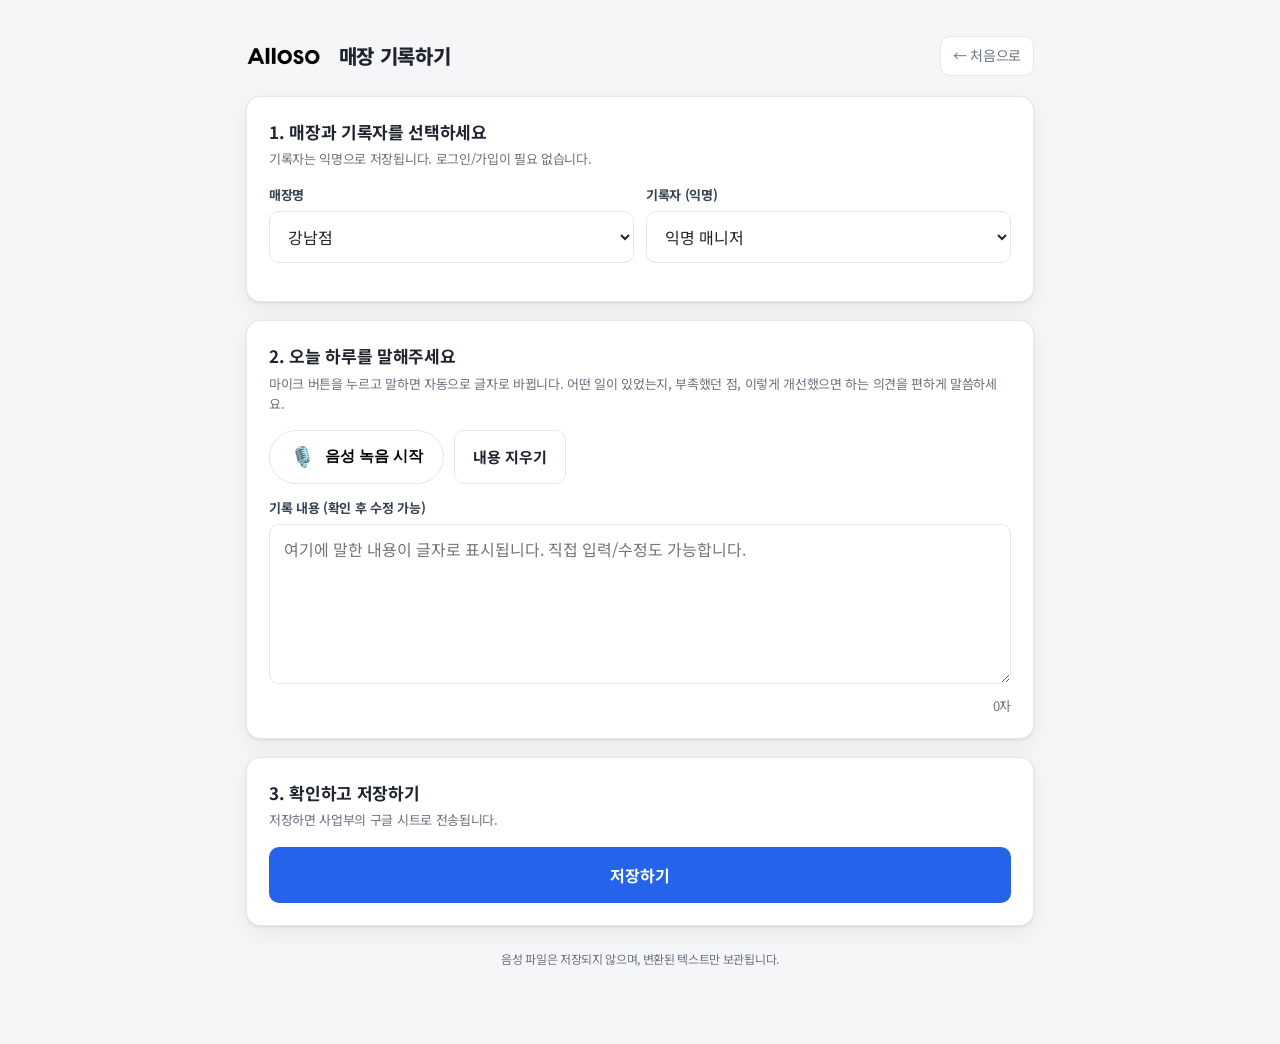
<file: write.html>
<!DOCTYPE html>
<html lang="ko">
<head>
  <meta charset="UTF-8" />
  <meta name="viewport" content="width=device-width, initial-scale=1.0, viewport-fit=cover" />
  <meta name="theme-color" content="#2563eb" />
  <meta name="mobile-web-app-capable" content="yes" />
  <meta name="apple-mobile-web-app-capable" content="yes" />
  <title>매장 기록하기 · A-log</title>
  <link rel="stylesheet" href="style.css" />
</head>
<body>
  <div class="wrap">
    <div class="topbar">
      <div class="brand"><img src="assets/alloso-logo.png" alt="Alloso" class="alloso-logo-dark" /><span style="margin-left:8px;">매장 기록하기</span></div>
      <a class="nav-link" href="index.html">← 처음으로</a>
    </div>

    <div id="banner" class="banner"></div>

    <div class="card">
      <h2>1. 매장과 기록자를 선택하세요</h2>
      <p class="hint">기록자는 익명으로 저장됩니다. 로그인/가입이 필요 없습니다.</p>
      <div class="row">
        <div class="field">
          <label for="store">매장명</label>
          <select id="store"></select>
        </div>
        <div class="field">
          <label for="writer">기록자 (익명)</label>
          <select id="writer">
            <option value="익명 매니저">익명 매니저</option>
            <option value="익명 직원">익명 직원</option>
            <option value="익명 A">익명 A</option>
            <option value="익명 B">익명 B</option>
            <option value="익명 C">익명 C</option>
          </select>
        </div>
      </div>
    </div>

    <div class="card">
      <h2>2. 오늘 하루를 말해주세요</h2>
      <p class="hint">
        마이크 버튼을 누르고 말하면 자동으로 글자로 바뀝니다.
        어떤 일이 있었는지, 부족했던 점, 이렇게 개선했으면 하는 의견을 편하게 말씀하세요.
      </p>

      <div class="btn-row" style="margin-bottom:14px;">
        <button id="micBtn" class="mic-btn" type="button">
          <span class="ico">🎙️</span><span id="micLabel">음성 녹음 시작</span>
        </button>
        <button id="clearBtn" class="btn btn-ghost" type="button">내용 지우기</button>
      </div>

      <div id="speechUnsupported" class="banner info" style="display:none;">
        이 브라우저는 음성인식을 지원하지 않습니다. 아래 칸에 직접 입력하셔도 됩니다. (크롬 브라우저를 권장합니다.)
      </div>

      <div class="field" style="margin-bottom:6px;">
        <label for="text">기록 내용 (확인 후 수정 가능)</label>
        <textarea id="text" placeholder="여기에 말한 내용이 글자로 표시됩니다. 직접 입력/수정도 가능합니다."></textarea>
      </div>
      <p class="hint" id="charCount" style="text-align:right; margin:0;">0자</p>
    </div>

    <div class="card">
      <h2>3. 확인하고 저장하기</h2>
      <p class="hint" id="saveHint"></p>
      <button id="saveBtn" class="btn btn-primary btn-lg btn-block" type="button">저장하기</button>
    </div>

    <p class="footer-note">음성 파일은 저장되지 않으며, 변환된 텍스트만 보관됩니다.</p>
  </div>

  <script src="config.js?v=9"></script>
  <script src="storage.js?v=11"></script>
  <script>
    const banner = document.getElementById("banner");
    const storeSel = document.getElementById("store");
    const writerSel = document.getElementById("writer");
    const textArea = document.getElementById("text");
    const micBtn = document.getElementById("micBtn");
    const micLabel = document.getElementById("micLabel");
    const clearBtn = document.getElementById("clearBtn");
    const saveBtn = document.getElementById("saveBtn");
    const saveHint = document.getElementById("saveHint");
    const charCount = document.getElementById("charCount");

    // 매장 목록 채우기
    let STORE_LIST = getStores();
    function fillStoreOptions(list) {
      const prev = storeSel.value;
      storeSel.innerHTML = "";
      list.forEach((s) => {
        const o = document.createElement("option");
        o.value = s; o.textContent = s;
        storeSel.appendChild(o);
      });
      if (prev && list.includes(prev)) storeSel.value = prev;
    }
    fillStoreOptions(STORE_LIST);
    if (hasBackend()) {
      loadStoresAsync().then((list) => { STORE_LIST = list; fillStoreOptions(list); }).catch(() => {});
    }

    const lastStore = localStorage.getItem("girock_last_store");
    const lastWriter = localStorage.getItem("girock_last_writer");
    if (lastStore && STORE_LIST.includes(lastStore)) storeSel.value = lastStore;
    if (lastWriter) {
      const opt = [...writerSel.options].find((o) => o.value === lastWriter);
      if (opt) writerSel.value = lastWriter;
    }

    function updateCharCount() {
      charCount.textContent = textArea.value.trim().length.toLocaleString() + "자";
    }
    textArea.addEventListener("input", updateCharCount);

    function refreshSaveHint() {
      let base = hasBackend()
        ? "저장하면 사업부의 구글 시트로 전송됩니다."
        : "현재 구글 시트 연동 전이라, 이 브라우저에 임시 저장됩니다. (테스트 모드)";
      const pend = pendingCount();
      if (pend > 0) base += ` · 전송 대기 ${pend}건 (저장 시 함께 재전송 시도)`;
      saveHint.textContent = base;
    }
    refreshSaveHint();

    // 음성인식
    const SR = window.SpeechRecognition || window.webkitSpeechRecognition;
    let recognition = null;
    let recording = false;
    let baseText = "";

    if (!SR) {
      document.getElementById("speechUnsupported").style.display = "block";
      micBtn.disabled = true;
    } else {
      recognition = new SR();
      recognition.lang = "ko-KR";
      recognition.continuous = true;
      recognition.interimResults = true;
      recognition.onresult = (e) => {
        let finalText = "", interim = "";
        for (let i = e.resultIndex; i < e.results.length; i++) {
          const t = e.results[i][0].transcript;
          if (e.results[i].isFinal) finalText += t; else interim += t;
        }
        if (finalText) baseText = (baseText + " " + finalText).trim();
        textArea.value = (baseText + " " + interim).trim();
        updateCharCount();
      };
      recognition.onerror = (e) => {
        if (e.error === "not-allowed" || e.error === "service-not-allowed") {
          showBanner(banner, "err", "마이크 권한이 필요합니다. 브라우저 주소창의 마이크 아이콘에서 허용해주세요.");
          stopRecording();
        }
      };
      recognition.onend = () => { if (recording) { try { recognition.start(); } catch (_) {} } };
    }

    function startRecording() {
      if (!recognition) return;
      baseText = textArea.value.trim();
      try { recognition.start(); } catch (_) {}
      recording = true;
      micBtn.classList.add("recording");
      micLabel.textContent = "녹음 중... (누르면 종료)";
      hideBanner(banner);
    }
    function stopRecording() {
      recording = false;
      if (recognition) { try { recognition.stop(); } catch (_) {} }
      micBtn.classList.remove("recording");
      micLabel.textContent = "음성 녹음 시작";
    }

    micBtn.addEventListener("click", () => { recording ? stopRecording() : startRecording(); });
    clearBtn.addEventListener("click", () => { textArea.value = ""; baseText = ""; updateCharCount(); });

    let saving = false;
    saveBtn.addEventListener("click", async () => {
      if (saving) return;
      const text = textArea.value.trim();
      if (!text) { showBanner(banner, "err", "기록 내용이 비어 있습니다. 음성으로 말하거나 직접 입력해주세요."); window.scrollTo({ top: 0, behavior: "smooth" }); return; }
      if (text.length < 5) { showBanner(banner, "err", "내용이 너무 짧습니다. 조금 더 자세히 기록해주세요."); window.scrollTo({ top: 0, behavior: "smooth" }); return; }
      if (recording) stopRecording();
      saving = true;
      saveBtn.disabled = true;
      saveBtn.innerHTML = '<span class="spinner"></span> 저장 중...';
      localStorage.setItem("girock_last_store", storeSel.value);
      localStorage.setItem("girock_last_writer", writerSel.value);
      try {
        if (hasBackend() && pendingCount() > 0) { await flushPending(); }
        const result = await saveRecord({ store: storeSel.value, writer: writerSel.value, text: text });
        if (result.queued) {
          showBanner(banner, "info", "지금 서버에 연결되지 않아 이 기기에 안전하게 보관했습니다. 인터넷이 되면 다음 저장 때 자동으로 전송됩니다.");
        } else {
          showBanner(banner, "ok", "저장되었습니다. 수고하셨습니다!");
        }
        textArea.value = ""; baseText = ""; updateCharCount(); refreshSaveHint();
        window.scrollTo({ top: 0, behavior: "smooth" });
      } catch (err) {
        showBanner(banner, "err", "저장에 실패했습니다: " + err.message);
        window.scrollTo({ top: 0, behavior: "smooth" });
      } finally {
        saving = false; saveBtn.disabled = false; saveBtn.textContent = "저장하기";
      }
    });
  </script>
</body>
</html>
</file>
<file: theme.css>
/* =========================================================
 * 알로소의 하루 - 다크 네온 HUD 테마
 * (시리풍 음성 기록 몰입 UI)
 * ---------------------------------------------------------
 * 폰트 (알로소 브랜드 가이드)
 *  - 영문: Century Gothic (웹 임베드 불가 → Questrial로 대체, 로컬 설치 시 우선)
 *  - 한글: Noto Sans CJK KR (= Noto Sans KR)
 * ========================================================= */
@import url("https://fonts.googleapis.com/css2?family=Noto+Sans+KR:wght@100;300;400;500;700;900&family=Questrial&display=swap");

:root {
  /* 영문 제목용 (Century Gothic 계열) */
  --font-en: "Century Gothic", "Questrial", "Noto Sans KR", sans-serif;
  /* 본문/한글 */
  --font-kr: "Noto Sans KR", "Century Gothic", "Questrial", sans-serif;

  --bg0: #05070d;          /* 가장 어두운 배경 */
  --bg1: #0a0f1a;          /* 카드/패널 */
  --bg2: #0f1726;          /* 입력 등 */
  --line: rgba(120, 200, 255, .16);
  --line-soft: rgba(120, 200, 255, .08);

  --cyan: #38e1ff;         /* 메인 네온 시안 */
  --cyan-dim: #1aa7c7;
  --blue: #4f8cff;
  --ink: #eaf6ff;          /* 밝은 텍스트 */
  --muted: #8aa0b8;        /* 흐린 텍스트 */
  --danger: #ff5d6c;
  --ok: #46e3a0;

  --glow: 0 0 18px rgba(56, 225, 255, .55), 0 0 44px rgba(56, 225, 255, .25);
  --glow-soft: 0 0 10px rgba(56, 225, 255, .35);
}

* { box-sizing: border-box; }

html, body {
  margin: 0; padding: 0;
  min-height: 100%;
  background:
    radial-gradient(1200px 700px at 50% -10%, #0c1626 0%, transparent 60%),
    radial-gradient(900px 600px at 90% 110%, #0a1322 0%, transparent 55%),
    var(--bg0);
  color: var(--ink);
  font-family: var(--font-kr);
  letter-spacing: -0.03em;       /* 한글 자간 -30 느낌 */
  -webkit-font-smoothing: antialiased;
  overflow-x: hidden;
  -webkit-text-size-adjust: 100%;
}

/* 영문 표기(브랜드/eyebrow/타이틀 영문)는 Century Gothic 계열 + 자간 -10 */
.eyebrow, .brand, .mini-top .brand, .title .accent-en, .logo-text {
  font-family: var(--font-en);
}

/* 은은한 그리드/스캔라인 오버레이 */
body::before {
  content: "";
  position: fixed; inset: 0;
  background-image:
    linear-gradient(rgba(80, 180, 255, .035) 1px, transparent 1px),
    linear-gradient(90deg, rgba(80, 180, 255, .035) 1px, transparent 1px);
  background-size: 44px 44px;
  pointer-events: none;
  z-index: 0;
  mask-image: radial-gradient(circle at 50% 40%, black 0%, transparent 85%);
}

/* ---------- 단계(스텝) 레이아웃 ---------- */
.stage {
  position: relative;
  z-index: 1;
  min-height: 100vh;
  min-height: 100dvh;
  display: flex;
  flex-direction: column;
  align-items: center;
  justify-content: center;
  padding: 28px 20px calc(28px + env(safe-area-inset-bottom));
  text-align: center;
}

.step {
  width: 100%;
  max-width: 560px;
  margin: 0 auto;
  animation: stepIn .5s cubic-bezier(.2, .8, .2, 1) both;
}
.step[hidden] { display: none; }

/* 기록 화면: 고정 상단 바(로고/뒤로) 아래로 내용을 내려 겹침 방지.
   내용이 길 수 있으므로 위에서부터 흐르게 정렬 */
.stage-record {
  justify-content: flex-start;
  padding-top: calc(80px + env(safe-area-inset-top));
}

@keyframes stepIn {
  from { opacity: 0; transform: translateY(14px) scale(.98); }
  to   { opacity: 1; transform: none; }
}

/* ---------- 상단 미니 바 ---------- */
.mini-top {
  position: fixed;
  top: 0; left: 0; right: 0;
  z-index: 6;
  /* 뒤 내용이 비쳐 로고와 겹쳐 보이지 않도록 블러 + 반투명 배경 */
  background: linear-gradient(180deg, rgba(5,7,13,.92) 55%, rgba(5,7,13,0));
  -webkit-backdrop-filter: blur(10px);
  backdrop-filter: blur(10px);
  display: flex;
  align-items: center;
  justify-content: space-between;
  padding: 14px 18px;
  padding-top: calc(14px + env(safe-area-inset-top));
}
.mini-top .back {
  background: transparent;
  border: 1px solid var(--line);
  color: var(--muted);
  border-radius: 999px;
  padding: 8px 14px;
  font-size: 13px;
  font-family: inherit;
  cursor: pointer;
  text-decoration: none;
  backdrop-filter: blur(6px);
}
.mini-top .back:hover { color: var(--ink); border-color: var(--cyan); }
/* 링크(a.back)가 방문 후 보라색으로 보이는 문제 방지 */
.back, a.back, a.back:link, a.back:visited, a.back:active { color: var(--muted); text-decoration: none; }
.back:hover, a.back:hover { color: var(--ink); }
.mini-top .brand {
  font-size: 13px;
  letter-spacing: 3px;
  color: var(--cyan);
  text-transform: uppercase;
  text-shadow: var(--glow-soft);
}

/* ---------- 타이포 ---------- */
.eyebrow {
  font-size: 13px;
  letter-spacing: 6px;
  color: var(--cyan);
  text-transform: uppercase;
  text-shadow: var(--glow-soft);
  margin: 0 0 14px;
}
.title {
  font-size: clamp(26px, 6vw, 40px);
  font-weight: 800;
  letter-spacing: -0.5px;
  margin: 0 0 10px;
  color: var(--ink);
}
.title .accent { color: var(--cyan); text-shadow: var(--glow-soft); }

/* Alloso-log 워드마크 타이틀 */
.logo-title {
  font-family: var(--font-en);
  font-size: clamp(38px, 10vw, 66px);
  font-weight: 800;
  letter-spacing: -0.02em;
  line-height: 1.05;
  margin: 0;
}
.logo-title .accent {
  color: var(--cyan);
  text-shadow: 0 0 20px rgba(56,225,255,.75), 0 0 40px rgba(56,225,255,.35);
}
.logo-title .dash { color: #eaf6ff; opacity: .55; }

/* A-log (Daily Record) 보조 라벨 */
.logo-eyebrow {
  font-family: var(--font-en);
  font-size: 14px;
  letter-spacing: 3px;
  color: var(--cyan);
  margin: 12px 0 0;
  text-transform: none;
}
.logo-eyebrow span { color: var(--muted); letter-spacing: 2px; }

/* 홈 로고는 가운데 정렬 */
.brand-logo {
  display: flex;
  justify-content: center;
  align-items: center;
  width: 100%;
  margin-bottom: 10px;
}
.subtitle {
  font-size: 15px;
  color: var(--muted);
  margin: 0 0 34px;
  line-height: 1.6;
}

/* ---------- 원형 오브 (첫 화면 버튼 + 녹음 비주얼라이저 공용) ---------- */
.orb-wrap {
  position: relative;
  width: min(300px, 74vw);
  height: min(300px, 74vw);
  margin: 0 auto 30px;
  display: grid;
  place-items: center;
  cursor: pointer;
  user-select: none;
  text-decoration: none;
  color: inherit;
  outline: none;
  -webkit-tap-highlight-color: transparent;
}
.orb-wrap:focus-visible .core { outline: 2px solid var(--cyan); outline-offset: 6px; }
.orb-wrap.readonly { cursor: default; }

/* 회전하는 외곽 링들 */
.ring {
  position: absolute;
  border-radius: 50%;
  border: 1px solid var(--line);
}
.ring.r1 { inset: 0; border-color: rgba(56,225,255,.18); }
.ring.r2 {
  inset: 10%;
  border: 1px dashed rgba(56,225,255,.28);
  animation: spin 18s linear infinite;
}
.ring.r3 {
  inset: 20%;
  border: 1px solid rgba(79,140,255,.25);
  animation: spin 26s linear infinite reverse;
}
.ring.ticks {
  inset: 2%;
  border: none;
  background:
    repeating-conic-gradient(from 0deg,
      rgba(56,225,255,.5) 0deg 1deg,
      transparent 1deg 6deg);
  -webkit-mask: radial-gradient(circle, transparent 46%, black 47%, black 49%, transparent 50%);
          mask: radial-gradient(circle, transparent 46%, black 47%, black 49%, transparent 50%);
  animation: spin 40s linear infinite;
  opacity: .6;
}
@keyframes spin { to { transform: rotate(360deg); } }

/* 중앙 코어 */
.core {
  position: relative;
  width: 46%;
  height: 46%;
  border-radius: 50%;
  display: grid;
  place-items: center;
  background:
    radial-gradient(circle at 50% 40%, rgba(56,225,255,.35), rgba(10,20,34,.9) 70%);
  box-shadow:
    inset 0 0 30px rgba(56,225,255,.35),
    var(--glow);
  animation: breathe 3.4s ease-in-out infinite;
}
.core .emoji { font-size: clamp(30px, 9vw, 48px); filter: drop-shadow(0 0 8px rgba(56,225,255,.5)); }
.core .hint-tap {
  position: absolute;
  bottom: -2px;
  font-size: 11px;
  letter-spacing: 2px;
  color: var(--cyan);
}
@keyframes breathe {
  0%, 100% { transform: scale(1);   box-shadow: inset 0 0 30px rgba(56,225,255,.3), 0 0 16px rgba(56,225,255,.4), 0 0 40px rgba(56,225,255,.18); }
  50%      { transform: scale(1.05); box-shadow: inset 0 0 36px rgba(56,225,255,.5), 0 0 26px rgba(56,225,255,.65), 0 0 60px rgba(56,225,255,.3); }
}

/* 원형 비주얼라이저 바 (녹음 중) */
.viz {
  position: absolute;
  inset: 0;
  width: 100%; height: 100%;
}

/* 녹음 중일 때 코어 강조 */
.orb-wrap.active .core { animation: corePulse 1s ease-in-out infinite; }
@keyframes corePulse {
  0%,100% { box-shadow: inset 0 0 36px rgba(56,225,255,.5), 0 0 30px rgba(56,225,255,.7), 0 0 70px rgba(56,225,255,.4); }
  50%     { box-shadow: inset 0 0 50px rgba(56,225,255,.75), 0 0 48px rgba(56,225,255,.95), 0 0 110px rgba(56,225,255,.55); }
}

/* ---------- 버튼 ---------- */
.btn {
  appearance: none;
  font-family: inherit;
  font-weight: 700;
  font-size: 15px;
  border-radius: 14px;
  padding: 15px 22px;
  cursor: pointer;
  border: 1px solid var(--line);
  background: rgba(16, 26, 42, .6);
  color: var(--ink);
  backdrop-filter: blur(8px);
  transition: transform .05s ease, border-color .15s, box-shadow .2s, background .2s;
  min-height: 48px;
}
.btn:active { transform: translateY(1px); }
.btn:hover { border-color: var(--cyan); }
.btn-primary {
  background: linear-gradient(180deg, rgba(56,225,255,.22), rgba(56,225,255,.08));
  border-color: rgba(56,225,255,.6);
  color: #eafcff;
  box-shadow: var(--glow-soft);
}
.btn-primary:hover { box-shadow: var(--glow); }
.btn-ghost { background: rgba(16,26,42,.4); color: var(--muted); }
.btn-ghost:hover { color: var(--ink); }
.btn-danger { border-color: rgba(255,93,108,.5); color: #ffd7dc; background: rgba(60,16,22,.4); }
.btn[disabled] { opacity: .45; cursor: not-allowed; }
.btn-block { width: 100%; }
.btn-lg { padding: 17px 24px; font-size: 16px; }

.btn-row { display: flex; gap: 12px; flex-wrap: wrap; justify-content: center; }
.btn-row.stack { flex-direction: column; }
.btn-row.stack .btn { width: 100%; }

/* ---------- 매장 선택 (칩) ---------- */
.label {
  display: block;
  font-size: 12px;
  letter-spacing: 3px;
  color: var(--cyan);
  text-transform: uppercase;
  margin: 0 0 12px;
}
.store-select {
  width: 100%;
  background: var(--bg2);
  color: var(--ink);
  border: 1px solid var(--line);
  border-radius: 14px;
  padding: 15px 16px;
  font-size: 16px;
  font-family: inherit;
  appearance: none;
  background-image:
    linear-gradient(45deg, transparent 50%, var(--cyan) 50%),
    linear-gradient(135deg, var(--cyan) 50%, transparent 50%);
  background-position:
    calc(100% - 22px) calc(50% - 2px),
    calc(100% - 16px) calc(50% - 2px);
  background-size: 6px 6px, 6px 6px;
  background-repeat: no-repeat;
}
.store-select:focus { outline: none; border-color: var(--cyan); box-shadow: var(--glow-soft); }

/* 작성자 이모지 선택 */
.avatar-grid {
  display: grid;
  grid-template-columns: repeat(4, 1fr);
  gap: 12px;
  margin-top: 4px;
}
.avatar {
  aspect-ratio: 1 / 1;
  display: grid;
  place-items: center;
  font-size: clamp(26px, 8vw, 34px);
  border-radius: 16px;
  background: var(--bg2);
  border: 1px solid var(--line);
  cursor: pointer;
  transition: transform .08s, border-color .15s, box-shadow .2s;
  -webkit-tap-highlight-color: transparent;
}
.avatar:hover { transform: translateY(-2px); }
.avatar.selected {
  border-color: var(--cyan);
  box-shadow: var(--glow-soft);
  background: linear-gradient(180deg, rgba(56,225,255,.16), rgba(16,26,42,.6));
}

/* ---------- 실시간 텍스트 패널 ---------- */
.transcript {
  width: 100%;
  min-height: 120px;
  max-height: 32vh;
  overflow-y: auto;
  background: linear-gradient(180deg, rgba(12,22,38,.8), rgba(8,14,24,.8));
  border: 1px solid var(--line);
  border-radius: 16px;
  padding: 18px 18px;
  text-align: left;
  font-size: 17px;
  line-height: 1.7;
  color: var(--ink);
  box-shadow: inset 0 0 30px rgba(56,225,255,.06);
}
.transcript .interim { color: var(--cyan); opacity: .85; }
.transcript.placeholder { color: var(--muted); display: grid; place-items: center; text-align: center; }

/* 편집용 textarea */
.edit-area {
  width: 100%;
  min-height: 34vh;
  background: var(--bg2);
  color: var(--ink);
  border: 1px solid var(--line);
  border-radius: 16px;
  padding: 18px;
  font-size: 16px;
  line-height: 1.7;
  font-family: inherit;
  resize: vertical;
}
.edit-area:focus { outline: none; border-color: var(--cyan); box-shadow: var(--glow-soft); }

/* 상태 텍스트 */
.status {
  font-size: 13px;
  letter-spacing: 2px;
  color: var(--muted);
  margin: 14px 0 0;
  min-height: 18px;
}
.status.live { color: var(--cyan); text-shadow: var(--glow-soft); }

/* 메타 배지 */
.meta-badge {
  display: inline-flex;
  gap: 8px;
  align-items: center;
  font-size: 13px;
  color: var(--muted);
  background: rgba(16,26,42,.5);
  border: 1px solid var(--line);
  border-radius: 999px;
  padding: 7px 14px;
  margin: 0 auto 18px;
}
.meta-badge b { color: var(--cyan); }

/* 완료 체크 */
.done-check {
  width: 120px; height: 120px;
  margin: 0 auto 26px;
  border-radius: 50%;
  display: grid; place-items: center;
  background: radial-gradient(circle, rgba(70,227,160,.3), rgba(8,14,24,.8) 70%);
  box-shadow: inset 0 0 30px rgba(70,227,160,.4), 0 0 30px rgba(70,227,160,.4);
  font-size: 54px;
  animation: pop .5s cubic-bezier(.2,1.3,.4,1) both;
}
@keyframes pop { from { transform: scale(0); opacity: 0; } to { transform: scale(1); opacity: 1; } }

/* 음성 미지원 안내 */
.notice {
  font-size: 13px;
  color: var(--muted);
  border: 1px dashed var(--line);
  border-radius: 12px;
  padding: 12px 14px;
  margin-top: 16px;
}

/* 개인정보/음성데이터 보호 · 마감 보고 안내 카드 */
.consent-box {
  text-align: center;
  border: 1px solid var(--line);
  border-radius: 14px;
  background: rgba(10,22,32,.5);
  padding: 16px 18px;
  margin-bottom: 12px;
}
.consent-box .consent-title {
  font-size: 13px; letter-spacing: 1.5px; text-transform: uppercase;
  color: var(--cyan); font-weight: 700; margin-bottom: 10px;
}
.consent-box .consent-body p {
  font-size: 13.5px; line-height: 1.7; color: var(--ink); margin: 0 0 10px;
  word-break: keep-all;   /* 한글 단어 중간에서 끊기지 않게 */
}
.consent-box .consent-body p:last-child { margin-bottom: 0; }

/* 토스트 */
.toast {
  position: fixed;
  left: 50%; bottom: 28px;
  transform: translateX(-50%) translateY(20px);
  background: rgba(16,26,42,.95);
  border: 1px solid var(--line);
  color: var(--ink);
  padding: 13px 20px;
  border-radius: 12px;
  font-size: 14px;
  z-index: 10;
  opacity: 0;
  transition: opacity .25s, transform .25s;
  backdrop-filter: blur(8px);
  max-width: 90vw;
}
.toast.show { opacity: 1; transform: translateX(-50%) translateY(0); }
.toast.ok { border-color: rgba(70,227,160,.5); }
.toast.err { border-color: rgba(255,93,108,.5); }
.toast.info { border-color: rgba(56,225,255,.5); }

.foot-note {
  margin-top: 22px;
  font-size: 11px;
  letter-spacing: 1px;
  color: rgba(138,160,184,.6);
}

@media (max-width: 380px) {
  .avatar-grid { gap: 10px; }
}

/* =========================================================
 * 알로소 로고
 * ---------------------------------------------------------
 * 원본 로고는 흰 배경 + 검정 글자이므로, 다크 테마에선
 * invert 필터로 흰색화하여 배경에 자연스럽게 얹는다.
 * ========================================================= */
/* 로고는 흰 배경 + 검정 글자 PNG.
   다크 테마에서는 흰 배경을 날리고 글자만 흰색으로 보이게 한다.
   invert(1) → 배경은 검정/글자는 흰색, screen 블렌드 → 검정 배경이 사라짐. */
.alloso-logo {
  height: 24px;
  width: auto;
  display: block;
  margin: 0 auto;
  filter: invert(1);
  mix-blend-mode: screen;
}
.alloso-logo.sm { height: 16px; }
.alloso-logo.lg { height: 40px; }

/* 상단 바에 로고를 쓸 때 */
.mini-top .alloso-logo { height: 20px; }

/* 타이틀 안에 인라인으로 들어가는 로고 ("[로고]의 하루") */
.title .logo-inline {
  height: 0.82em;          /* 타이틀 글자 높이에 맞춤 */
  width: auto;
  display: inline-block;
  vertical-align: baseline;
  transform: translateY(0.04em);
  filter: invert(1) drop-shadow(0 0 10px rgba(56, 225, 255, .5));
  mix-blend-mode: screen;
}

/* 로고를 텍스트로 대체해야 할 때(폴백)의 워드마크 */
.logo-text {
  font-weight: 700;
  letter-spacing: -0.04em;
  color: var(--ink);
}

/* =========================================================
 * 사업부 HUD 대시보드
 * ========================================================= */
.hud {
  position: relative;
  z-index: 1;
  max-width: 1100px;
  margin: 0 auto;
  padding: 72px 18px calc(40px + env(safe-area-inset-bottom));
}

.hud-top {
  position: fixed;
  top: 0; left: 0; right: 0;
  z-index: 5;
  display: flex;
  align-items: center;
  justify-content: space-between;
  padding: 14px 20px;
  padding-top: calc(14px + env(safe-area-inset-top));
  background: linear-gradient(180deg, rgba(5,7,13,.92), rgba(5,7,13,0));
}
.hud-top .brand { display: flex; align-items: center; gap: 10px; }
.hud-top .title-sm { font-size: 13px; letter-spacing: 3px; color: var(--cyan); text-transform: uppercase; text-shadow: var(--glow-soft); }

/* 상단 액션 버튼(매장 설정 / 처음으로) — 캡슐형으로 다듬기 */
.hud-top .back {
  display: inline-flex; align-items: center; gap: 6px;
  font-size: 13px;
  color: var(--muted);
  border: 1px solid var(--line);
  background: rgba(16,26,42,.5);
  border-radius: 999px;
  padding: 8px 14px;
  backdrop-filter: blur(6px);
  transition: color .15s, border-color .15s, box-shadow .2s, background .2s;
}
.hud-top .back:hover {
  color: var(--ink);
  border-color: var(--cyan);
  background: rgba(56,225,255,.08);
  box-shadow: var(--glow-soft);
}

.hud-grid {
  display: grid;
  grid-template-columns: 220px 1fr 220px;
  gap: 16px;
  align-items: start;
}
@media (max-width: 920px) {
  .hud-grid { grid-template-columns: 1fr; }
}

/* 상단 요약 바 (통계 + 범위 필터 + 키워드) */
.topbar-panel { }
.tb-stats {
  display: grid;
  grid-template-columns: repeat(6, 1fr);
  gap: 10px;
  margin-bottom: 14px;
}
.tb-stat {
  text-align: center;
  background: rgba(16,26,42,.4);
  border: 1px solid var(--line-soft);
  border-radius: 10px;
  padding: 10px 6px;
}
.tb-stat .n { font-size: 22px; font-weight: 800; color: var(--cyan); }
.tb-stat .n.v-warn { color: var(--danger); }
.tb-stat .n.v-ok { color: var(--ok); font-size: 15px; }
.tb-stat .l { font-size: 11px; color: var(--muted); margin-top: 2px; }
@media (max-width: 760px) {
  .tb-stats { grid-template-columns: repeat(3, 1fr); }
}

.tb-scope {
  display: flex;
  gap: 8px;
  flex-wrap: wrap;
  align-items: center;
  margin-bottom: 12px;
}
.tb-scope .hud-select { flex: 1 1 160px; width: auto; }
.tb-scope .hud-input { flex: 1 1 140px; width: auto; }
.tb-scope .btn { flex: 0 0 auto; padding: 10px 16px; }

.tb-keywords { display: flex; align-items: center; gap: 10px; flex-wrap: wrap; }
.tb-keywords .kw-label {
  font-size: 11px; letter-spacing: 2px; color: var(--cyan);
  text-transform: uppercase; flex: 0 0 auto;
}

/* 마인드맵 풀폭: 자비스 HUD 글래스 패널 */
.map-panel {
  position: relative;
  overflow: hidden;
  background:
    radial-gradient(420px 320px at 50% 46%, rgba(56,225,255,.08), transparent 70%),
    linear-gradient(180deg, rgba(10,22,32,.78), rgba(7,15,22,.78));
  box-shadow: inset 0 0 40px rgba(56,225,255,.06), 0 8px 30px rgba(0,0,0,.4);
}
.map-panel::before {
  /* 미세 스캔라인 */
  content: ""; position: absolute; inset: 0; pointer-events: none;
  background: repeating-linear-gradient(0deg, rgba(56,225,255,.03) 0 1px, transparent 1px 3px);
  mask-image: radial-gradient(circle at 50% 46%, black 0%, transparent 72%);
  opacity: .6;
}
.map-panel .map-head {
  position: relative; z-index: 1;
  display: flex; align-items: center; gap: 10px;
  padding: 4px 4px 10px; flex-wrap: wrap;
}
.map-panel #mindmap { position: relative; z-index: 1; max-width: 100%; }
.mindmap-svg { max-height: 70vh; filter: drop-shadow(0 0 12px rgba(56,225,255,.12)); }

.panel {
  background: linear-gradient(180deg, rgba(10,22,32,.75), rgba(7,15,22,.75));
  border: 1px solid var(--line);
  border-radius: 14px;
  padding: 14px;
  box-shadow: inset 0 0 24px rgba(56,225,255,.05);
}
.panel .phead {
  font-size: 11px;
  letter-spacing: 3px;
  color: var(--cyan);
  text-transform: uppercase;
  margin: 0 0 12px;
  padding-bottom: 8px;
  border-bottom: 1px solid var(--line-soft);
}

/* 사이드 통계 라인 */
.sig { display: flex; justify-content: space-between; font-size: 12px; color: var(--muted); padding: 6px 0; }
.sig b { color: var(--ink); font-weight: 700; }
.sig .v-ok { color: var(--ok); }
.sig .v-warn { color: var(--danger); }

/* 미니 막대 그래프 */
.bars { display: flex; align-items: flex-end; gap: 3px; height: 40px; margin: 8px 0 4px; }
.bars span { flex: 1; background: linear-gradient(180deg, var(--cyan), var(--blue)); border-radius: 2px 2px 0 0; opacity: .8; min-height: 3px; }

/* 중앙 마인드맵 패널 */
.map-panel { padding: 8px; }
.mindmap-svg { display: block; width: 100%; height: auto; }

/* 키워드 칩 (HUD) */
.hud-chips { display: flex; flex-wrap: wrap; gap: 6px; }
.hud-chip {
  font-size: 12px; color: var(--muted);
  border: 1px solid var(--line); border-radius: 999px;
  padding: 4px 10px;
}
.hud-chip b { color: var(--cyan); }

/* AI/요약 박스 (HUD) */
.hud-ai {
  background: linear-gradient(180deg, rgba(12,22,38,.7), rgba(8,14,24,.7));
  border: 1px solid var(--line);
  border-radius: 12px;
  padding: 16px;
  font-size: 14px;
  line-height: 1.7;
  color: var(--ink);
}
.hud-ai .interim, .hud-ai h3 { color: var(--cyan); }
.hud-ai.placeholder { color: var(--muted); }
.hud-ai ul { margin: 6px 0 10px; padding-left: 18px; }

/* HUD 입력/셀렉트 */
.hud-input, .hud-select {
  width: 100%;
  background: var(--bg2);
  color: var(--ink);
  border: 1px solid var(--line);
  border-radius: 10px;
  padding: 10px 12px;
  font-size: 14px;
  font-family: inherit;
}
.hud-input:focus, .hud-select:focus { outline: none; border-color: var(--cyan); box-shadow: var(--glow-soft); }

/* HUD 기록 카드 */
.hud-rec {
  border: 1px solid var(--line);
  border-radius: 10px;
  padding: 10px 12px;
  margin-bottom: 8px;
  background: rgba(10,22,32,.5);
}
.hud-rec .m { display: flex; gap: 8px; align-items: center; font-size: 11px; color: var(--muted); margin-bottom: 5px; }
.hud-rec .m .st { color: var(--cyan); font-weight: 700; }
.hud-rec .b { font-size: 14px; color: var(--ink); }

/* 점포별 접이식 그룹 */
.rec-group {
  border: 1px solid var(--line);
  border-radius: 12px;
  margin-bottom: 8px;
  overflow: hidden;
  background: rgba(10,22,32,.4);
}
.rec-group-head {
  display: flex; align-items: center; gap: 10px;
  padding: 12px 14px;
  cursor: pointer;
  user-select: none;
  transition: background .12s;
}
.rec-group-head:hover { background: rgba(56,225,255,.06); }
.rec-group-head .rg-caret {
  color: var(--cyan); font-size: 12px;
  transition: transform .18s ease;
  display: inline-block;
}
.rec-group.open .rec-group-head .rg-caret { transform: rotate(90deg); }
.rec-group-head .rg-name { font-weight: 800; color: var(--ink); font-size: 15px; }
.rec-group-head .rg-count {
  margin-left: auto;
  font-size: 11px; color: var(--cyan);
  border: 1px solid var(--line); border-radius: 999px;
  padding: 2px 10px;
}
.rec-group-body { display: none; padding: 0 12px 10px; }
.rec-group.open .rec-group-body { display: block; }
.rec-group-body .hud-rec { margin-bottom: 8px; }
.rec-group-body .hud-rec:first-child { margin-top: 2px; }

.hud-empty { text-align: center; color: var(--muted); font-size: 13px; padding: 24px; }

/* 선택된 카테고리 헤더 */
.cat-head {
  display: flex; align-items: center; gap: 10px;
  font-size: 15px; font-weight: 700; color: var(--ink);
  margin-bottom: 10px;
}
.cat-head .x {
  margin-left: auto; font-size: 12px; color: var(--muted);
  border: 1px solid var(--line); border-radius: 999px; padding: 4px 10px; cursor: pointer;
}
.cat-head .x:hover { color: var(--ink); border-color: var(--cyan); }

/* =========================================================
 * 도움말 모달 (Gemini API 키 안내)
 * ========================================================= */
.modal-overlay {
  position: fixed;
  inset: 0;
  z-index: 50;
  display: none;
  align-items: center;
  justify-content: center;
  padding: 20px;
  background: rgba(3, 6, 12, .72);
  backdrop-filter: blur(6px);
}
.modal-overlay.show { display: flex; animation: fadeIn .2s ease; }
@keyframes fadeIn { from { opacity: 0; } to { opacity: 1; } }

.modal {
  width: 100%;
  max-width: 560px;
  max-height: 86vh;
  overflow-y: auto;
  background: linear-gradient(180deg, rgba(12,24,36,.98), rgba(8,15,22,.98));
  border: 1px solid var(--line);
  border-radius: 18px;
  box-shadow: 0 0 40px rgba(56,225,255,.2), 0 20px 60px rgba(0,0,0,.6);
  padding: 24px;
  animation: stepIn .35s cubic-bezier(.2,.8,.2,1) both;
}
.modal h2 {
  margin: 0 0 4px;
  font-size: 19px;
  color: var(--ink);
}
.modal .sub { margin: 0 0 18px; color: var(--muted); font-size: 13px; }

.steps-list { counter-reset: s; list-style: none; margin: 0; padding: 0; }
.steps-list li {
  counter-increment: s;
  position: relative;
  padding: 0 0 16px 44px;
  border-left: 1px solid var(--line-soft);
  margin-left: 14px;
}
.steps-list li:last-child { border-left: none; padding-bottom: 0; }
.steps-list li::before {
  content: counter(s);
  position: absolute;
  left: -14px; top: -2px;
  width: 28px; height: 28px;
  display: grid; place-items: center;
  border-radius: 50%;
  background: linear-gradient(180deg, rgba(56,225,255,.3), rgba(56,225,255,.1));
  border: 1px solid rgba(56,225,255,.6);
  color: #eafcff;
  font-size: 13px; font-weight: 800;
  box-shadow: var(--glow-soft);
}
.steps-list li .st-title { font-weight: 700; color: var(--ink); font-size: 15px; margin-bottom: 3px; }
.steps-list li .st-desc { color: var(--muted); font-size: 13px; line-height: 1.6; }
.steps-list li .st-desc a { color: var(--cyan); }
.steps-list li .st-desc code {
  background: rgba(56,225,255,.1);
  border: 1px solid var(--line);
  border-radius: 6px;
  padding: 1px 6px;
  font-size: 12px;
  color: #bdeefc;
}

.modal-note {
  margin-top: 16px;
  background: rgba(56,225,255,.06);
  border: 1px solid var(--line);
  border-radius: 12px;
  padding: 12px 14px;
  font-size: 12.5px;
  color: var(--muted);
  line-height: 1.6;
}
.modal-note b { color: var(--cyan); }

.modal-actions { display: flex; gap: 10px; margin-top: 20px; flex-wrap: wrap; }
.modal-actions .btn { flex: 1 1 auto; }

.modal-close {
  float: right;
  background: transparent;
  border: 1px solid var(--line);
  color: var(--muted);
  border-radius: 999px;
  width: 32px; height: 32px;
  cursor: pointer;
  font-size: 16px;
  line-height: 1;
}
.modal-close:hover { color: var(--ink); border-color: var(--cyan); }

/* 홈 우측 상단 코너 '사업부' 버튼 */
.corner-link {
  position: fixed;
  top: calc(14px + env(safe-area-inset-top));
  right: calc(16px + env(safe-area-inset-right));
  z-index: 6;
  display: inline-flex;
  align-items: center;
  gap: 6px;
  font-size: 13px;
  color: var(--muted);
  text-decoration: none;
  border: 1px solid var(--line);
  background: rgba(10,22,32,.5);
  border-radius: 999px;
  padding: 8px 14px;
  backdrop-filter: blur(6px);
}
.corner-link:link, .corner-link:visited { color: var(--muted); }
.corner-link .cl-ico { color: var(--cyan); flex: 0 0 auto; }
.corner-link:hover {
  color: var(--ink);
  border-color: var(--cyan);
  background: rgba(56,225,255,.08);
  box-shadow: var(--glow-soft);
}
.corner-link { transition: color .15s, border-color .15s, box-shadow .2s, background .2s; }

/* 작은 도움 버튼 */
.help-link {
  background: transparent;
  border: none;
  color: var(--cyan);
  font-size: 13px;
  font-family: inherit;
  cursor: pointer;
  text-decoration: underline;
  text-underline-offset: 3px;
  padding: 0;
}
.help-link:hover { text-shadow: var(--glow-soft); }

/* =========================================================
 * 마인드맵 네비 / 점포별 / 공통 카드
 * ========================================================= */
.map-crumb { font-size: 12px; color: var(--muted); }
.map-crumb b { color: var(--cyan); }

.map-home {
  background: rgba(56,225,255,.1);
  border: 1px solid rgba(56,225,255,.5);
  color: var(--cyan);
  border-radius: 999px;
  padding: 6px 14px;
  font-size: 12px;
  font-family: inherit;
  cursor: pointer;
}
.map-home:hover { background: rgba(56,225,255,.2); box-shadow: var(--glow-soft); }

/* 점포 카드 그리드 — 한 줄에 여러 장 (반응형 자동 분할) */
#storeCards {
  display: grid;
  grid-template-columns: repeat(auto-fill, minmax(260px, 1fr));
  gap: 10px;
  align-items: start;
}
.store-card {
  border: 1px solid var(--line);
  border-radius: 12px;
  padding: 14px 16px;
  background: rgba(10,22,32,.5);
  cursor: pointer;
  transition: border-color .15s, box-shadow .2s;
}
.store-card:hover { border-color: var(--cyan); box-shadow: inset 0 0 20px rgba(56,225,255,.06); }
.store-card .sc-head {
  display: flex; align-items: center; gap: 10px; margin-bottom: 6px;
}
.store-card .sc-name { font-weight: 800; color: var(--ink); font-size: 15px; }
.store-card .sc-badge {
  font-size: 11px; color: var(--cyan);
  border: 1px solid var(--line); border-radius: 999px; padding: 2px 10px;
}
.store-card .sc-badge.warn { color: #ff9aa4; border-color: rgba(255,93,108,.5); }
.store-card .sc-sum { font-size: 13px; color: var(--muted); margin-bottom: 8px; }
.store-card .sc-kw { display: flex; flex-wrap: wrap; gap: 6px; }
.store-card .sc-kw .k { font-size: 11px; color: var(--muted); border: 1px solid var(--line-soft); border-radius: 999px; padding: 2px 8px; }
.store-card .sc-ai { margin-top: 10px; font-size: 13px; color: var(--ink); line-height: 1.6; border-top: 1px solid var(--line-soft); padding-top: 10px; display: none; }
.store-card.open .sc-ai { display: block; }

/* 공통 이슈 버블 클라우드 — 많이 나온 이슈일수록 크게 */
.common-cloud {
  display: flex;
  flex-wrap: wrap;
  align-items: center;
  justify-content: center;
  gap: 12px;
  padding: 10px 4px 4px;
}
.common-bubble {
  display: inline-flex;
  flex-direction: column;
  align-items: center;
  justify-content: center;
  text-align: center;
  gap: 4px;
  border-radius: 16px;
  border: 1px solid rgba(56,225,255,.3);
  background: linear-gradient(180deg, rgba(56,225,255,.08), rgba(10,22,32,.5));
  color: var(--ink);
  cursor: pointer;
  transition: transform .12s ease, box-shadow .2s, border-color .15s;
  line-height: 1.2;
}
.common-bubble:hover {
  transform: translateY(-3px) scale(1.03);
  border-color: var(--cyan);
  box-shadow: var(--glow-soft);
}
.common-bubble .cb-word { font-weight: 800; color: var(--cyan); }
.common-bubble .cb-meta { font-size: 11px; color: var(--muted); font-weight: 500; }
.common-bubble .cb-meta b { color: var(--ink); }

/* 크기 단계: 건수가 많을수록 큼 */
.common-bubble.tier-1 { padding: 10px 14px; }
.common-bubble.tier-1 .cb-word { font-size: 14px; }
.common-bubble.tier-2 { padding: 12px 18px; }
.common-bubble.tier-2 .cb-word { font-size: 17px; }
.common-bubble.tier-3 { padding: 15px 22px; }
.common-bubble.tier-3 .cb-word { font-size: 21px; }
.common-bubble.tier-4 { padding: 18px 26px; }
.common-bubble.tier-4 .cb-word { font-size: 26px; }
.common-bubble.tier-5 { padding: 22px 32px; }
.common-bubble.tier-5 .cb-word { font-size: 32px; }

/* 가장 많이 나온 이슈 강조 */
.common-bubble.hot {
  border-color: rgba(56,225,255,.6);
  background: linear-gradient(180deg, rgba(56,225,255,.18), rgba(10,22,32,.5));
  box-shadow: var(--glow-soft);
}
.common-bubble.hot .cb-word { text-shadow: var(--glow-soft); }

@media (max-width: 640px) {
  .common-cloud { gap: 8px; }
  .common-bubble.tier-5 .cb-word { font-size: 26px; }
  .common-bubble.tier-4 .cb-word { font-size: 22px; }
  .common-bubble.tier-5 { padding: 16px 22px; }
  .common-bubble.tier-4 { padding: 14px 18px; }
}

/* =========================================================
 * Gemini 앱 분석 단계 UI (복사 → 붙여넣기)
 * ========================================================= */
.ai-step {
  display: flex;
  gap: 14px;
  padding: 16px 0;
  border-bottom: 1px solid var(--line-soft);
}
.ai-step:last-of-type { border-bottom: none; }
.ai-step-no {
  flex: 0 0 auto;
  width: 26px; height: 26px;
  display: grid; place-items: center;
  border-radius: 50%;
  background: linear-gradient(180deg, rgba(56,225,255,.28), rgba(56,225,255,.06));
  border: 1px solid rgba(56,225,255,.55);
  color: #eafcff; font-weight: 700; font-size: 12px;
  letter-spacing: 0;
  box-shadow: var(--glow-soft);
}
.ai-step-body { flex: 1 1 auto; min-width: 0; }
.ai-step-title {
  font-weight: 700;
  color: var(--ink);
  font-size: 14px;
  letter-spacing: -0.02em;
}
.ai-step-desc {
  color: var(--muted);
  font-size: 13px;
  margin-top: 3px;
  line-height: 1.65;
  letter-spacing: -0.02em;
}
/* 단계 영역 안의 버튼은 살짝 작게 통일 */
.ai-step .btn { font-size: 14px; padding: 11px 18px; min-height: 42px; }
.ai-step textarea.hud-input { font-size: 14px; letter-spacing: -0.01em; }

.ai-lead {
  font-size: 13.5px;
  color: var(--muted);
  letter-spacing: -0.02em;
  margin: 0 0 4px;
}

/* =========================================================
 * 접이식 상세 분석 (details)
 * ========================================================= */
.detail-ai { padding: 0; overflow: hidden; }
.detail-summary {
  list-style: none;
  cursor: pointer;
  display: flex;
  align-items: center;
  justify-content: space-between;
  gap: 10px;
  padding: 16px 18px;
  font-size: 14px;
  font-weight: 700;
  color: var(--ink);
  letter-spacing: -0.02em;
}
.detail-summary::-webkit-details-marker { display: none; }
.detail-sub { font-weight: 400; color: var(--muted); font-size: 12.5px; }
.detail-chevron { color: var(--cyan); transition: transform .2s; }
details[open] .detail-chevron { transform: rotate(180deg); }
.detail-body { padding: 0 18px 18px; }

/* =========================================================
 * 과제 관리 (요청사항 → 미해결 / 해결됨)
 * ========================================================= */
.task-tabs { display: flex; gap: 8px; margin-bottom: 14px; flex-wrap: wrap; }
.task-tab {
  background: rgba(16,26,42,.5);
  border: 1px solid var(--line);
  color: var(--muted);
  border-radius: 999px;
  padding: 8px 16px;
  font-size: 13px;
  font-family: inherit;
  cursor: pointer;
}
.task-tab.active { color: #eafcff; border-color: var(--cyan); background: linear-gradient(180deg, rgba(56,225,255,.18), rgba(16,26,42,.5)); box-shadow: var(--glow-soft); }
.task-tab .cnt { opacity: .8; }

.task-card {
  border: 1px solid var(--line);
  border-radius: 12px;
  padding: 14px 16px;
  margin-bottom: 10px;
  background: rgba(10,22,32,.5);
}
.task-card.done { opacity: .72; }
.task-card .tc-top { display: flex; gap: 10px; align-items: flex-start; }
.task-card .tc-check {
  flex: 0 0 auto;
  width: 22px; height: 22px; margin-top: 2px;
  border-radius: 6px;
  border: 1px solid var(--line);
  background: rgba(16,26,42,.6);
  display: grid; place-items: center;
  cursor: pointer;
  color: var(--ok); font-size: 14px; font-weight: 800;
}
.task-card.done .tc-check { border-color: var(--ok); background: rgba(70,227,160,.15); }
.task-card .tc-body { flex: 1 1 auto; min-width: 0; }
.task-card .tc-text { font-size: 14px; color: var(--ink); line-height: 1.6; }
.task-card .tc-text.done { text-decoration: line-through; color: var(--muted); }
.task-card .tc-meta { display: flex; gap: 8px; flex-wrap: wrap; align-items: center; margin-top: 8px; font-size: 11px; color: var(--muted); }
.task-card .tc-meta .st { color: var(--cyan); font-weight: 700; }
.task-card .tc-cat { font-size: 11px; border: 1px solid var(--line-soft); border-radius: 999px; padding: 2px 8px; }

/* 완료 시 범위 선택 (매장별 / 공통) */
.resolve-pop {
  margin-top: 10px;
  padding: 10px 12px;
  border: 1px dashed var(--line);
  border-radius: 10px;
  background: rgba(56,225,255,.05);
}
.resolve-pop .q { font-size: 12.5px; color: var(--ink); margin-bottom: 8px; }
.resolve-pop .opts { display: flex; gap: 8px; flex-wrap: wrap; }
.resolve-pop .btn { padding: 8px 14px; font-size: 13px; min-height: 36px; }

.task-badge { font-size: 11px; border-radius: 999px; padding: 2px 8px; border: 1px solid var(--line); }
.task-badge.scope-store { color: var(--cyan); border-color: rgba(56,225,255,.4); }
.task-badge.scope-common { color: #ffd98a; border-color: rgba(217,160,30,.5); }

/* =========================================================
 * 주요 이슈 TOP 10 표
 * ========================================================= */
.top10-wrap { margin-top: 16px; border-top: 1px solid var(--line-soft); padding-top: 16px; }

/* 워드클라우드 — 여러 줄에 걸쳐 자연스럽게 흩뿌림 */
.top10-chart {
  display: flex;
  flex-wrap: wrap;
  align-items: center;
  align-content: center;
  justify-content: center;
  gap: 10px 22px;
  padding: 24px 16px;
  max-width: 620px;
  margin: 0 auto;
  min-height: 260px;
}
.wc-word {
  display: inline-block;
  font-weight: 800;
  line-height: 1;
  cursor: pointer;
  letter-spacing: -0.02em;
  transition: transform .14s ease, filter .2s, opacity .2s;
  opacity: .92;
  will-change: transform;
}
.wc-word:hover {
  transform: scale(1.18);
  filter: drop-shadow(0 0 10px currentColor) brightness(1.15);
  opacity: 1;
}
.wc-word.issue { text-shadow: 0 0 12px rgba(214,75,107,.45); }
@media (max-width: 640px) {
  .top10-chart { gap: 8px 14px; padding: 16px 8px; min-height: 200px; max-width: 100%; }
}

/* 전일 이슈: 보통 건수가 적으므로 높이를 내용에 맞게 콤팩트하게 */
.prevday-chart { min-height: 0; padding: 10px 8px; gap: 8px 16px; }
@media (max-width: 640px) {
  .prevday-chart { min-height: 0; padding: 8px 6px; }
}

/* =========================================================
 * 플로팅 "추가 상세 분석" 버튼 + 슬라이드 드로어
 * ========================================================= */
.fab-ai {
  position: fixed;
  right: calc(20px + env(safe-area-inset-right));
  bottom: calc(22px + env(safe-area-inset-bottom));
  z-index: 40;
  display: inline-flex;
  align-items: center;
  gap: 10px;
  padding: 13px 18px;
  border-radius: 999px;
  border: 1px solid rgba(56,225,255,.55);
  background: linear-gradient(180deg, rgba(14,28,42,.95), rgba(8,16,24,.95));
  color: #eafcff;
  font-family: inherit;
  font-size: 14px;
  font-weight: 700;
  cursor: pointer;
  backdrop-filter: blur(8px);
  box-shadow: 0 0 18px rgba(56,225,255,.35), 0 8px 24px rgba(0,0,0,.45);
  animation: fabPulse 3s ease-in-out infinite;
}
.fab-ai:hover { box-shadow: 0 0 26px rgba(56,225,255,.6), 0 8px 24px rgba(0,0,0,.5); }
.fab-ai-ico { color: var(--cyan); display: inline-flex; filter: drop-shadow(0 0 6px rgba(56,225,255,.6)); }
.fab-ai.hide { display: none; }
@keyframes fabPulse {
  0%,100% { transform: translateY(0); }
  50% { transform: translateY(-3px); }
}
@media (max-width: 480px) { .fab-ai-txt { display: none; } .fab-ai { padding: 14px; } }

.drawer-overlay {
  position: fixed; inset: 0; z-index: 44;
  background: rgba(3,6,12,.55);
  backdrop-filter: blur(3px);
  opacity: 0; pointer-events: none;
  transition: opacity .25s;
}
.drawer-overlay.show { opacity: 1; pointer-events: auto; }

.drawer {
  position: fixed;
  top: 0; right: 0; bottom: 0;
  z-index: 45;
  width: min(440px, 92vw);
  transform: translateX(105%);
  transition: transform .3s cubic-bezier(.2,.8,.2,1);
  background: linear-gradient(180deg, rgba(10,20,32,.99), rgba(6,12,20,.99));
  border-left: 1px solid var(--line);
  box-shadow: -10px 0 40px rgba(0,0,0,.5);
  display: flex; flex-direction: column;
  padding-bottom: env(safe-area-inset-bottom);
}
.drawer.open { transform: translateX(0); }
.drawer-head {
  display: flex; align-items: flex-start; justify-content: space-between;
  gap: 12px; padding: 20px 20px 14px;
  border-bottom: 1px solid var(--line-soft);
}
.drawer-title { font-size: 17px; font-weight: 800; color: var(--ink); }
.drawer-sub { font-size: 12.5px; color: var(--muted); margin-top: 3px; }
.drawer-close {
  background: transparent; border: 1px solid var(--line);
  color: var(--muted); border-radius: 999px;
  width: 32px; height: 32px; cursor: pointer; font-size: 15px; flex: 0 0 auto;
}
.drawer-close:hover { color: var(--ink); border-color: var(--cyan); }
.drawer-body { padding: 16px 20px 24px; overflow-y: auto; }

/* =========================================================
 * 네온 라인 아이콘 (이모지 대체)
 * ========================================================= */
.nicon {
  display: inline-flex;
  align-items: center;
  justify-content: center;
  color: var(--cyan);
}
.nicon svg { width: 1em; height: 1em; stroke: currentColor; fill: none; stroke-width: 1.7; stroke-linecap: round; stroke-linejoin: round; }
/* 주의 카테고리는 붉은 톤 */
.nicon.issue { color: var(--danger); }

/* =========================================================
 * 매장 설정 목록 행
 * ========================================================= */
.store-row {
  display: flex;
  align-items: center;
  gap: 12px;
  padding: 12px 14px;
  margin-bottom: 8px;
  border: 1px solid var(--line);
  border-radius: 12px;
  background: rgba(10,22,32,.5);
}
.store-row .store-ico { color: var(--cyan); display: inline-flex; flex: 0 0 auto; }
.store-row .store-name { flex: 1 1 auto; font-size: 15px; color: var(--ink); font-weight: 600; }
.store-row .store-del {
  flex: 0 0 auto;
  background: transparent;
  border: 1px solid rgba(255,93,108,.4);
  color: #ff9aa4;
  border-radius: 8px;
  width: 30px; height: 30px;
  cursor: pointer;
  font-size: 13px;
}
.store-row .store-del:hover { background: rgba(255,93,108,.12); }

/* =========================================================
 * 서버 운영 시간대 카드
 * ========================================================= */
.slot-card {
  border: 1px solid var(--line);
  border-radius: 14px;
  background: rgba(10,22,32,.5);
  padding: 14px;
  margin-bottom: 12px;
}
.slot-card .slot-head { display: flex; align-items: center; gap: 10px; margin-bottom: 10px; }
.slot-card .slot-label { flex: 1 1 auto; width: auto; }
.slot-card .slot-head .store-del { flex: 0 0 auto; }
.slot-card .slot-times {
  display: flex; flex-wrap: wrap; gap: 12px; align-items: center;
  font-size: 12px; color: var(--muted); margin-bottom: 12px;
}
.slot-card .slot-times label { display: inline-flex; align-items: center; gap: 6px; }
.slot-card .slot-times .slot-time { width: auto; }
.slot-card .slot-times .slot-grace { width: 72px; text-align: center; }
.slot-card .slot-stores-label {
  font-size: 11px; letter-spacing: 1px; text-transform: uppercase;
  color: var(--cyan); margin-bottom: 8px;
}
.slot-card .slot-stores { display: flex; flex-wrap: wrap; gap: 8px; }
.slot-store {
  display: inline-flex; align-items: center; gap: 6px;
  font-size: 13px; color: var(--muted);
  border: 1px solid var(--line); border-radius: 999px;
  padding: 5px 12px; cursor: pointer;
  user-select: none;
  transition: color .12s, border-color .12s, background .12s;
}
.slot-store input { accent-color: var(--cyan); cursor: pointer; }
.slot-store.on { color: var(--ink); border-color: var(--cyan); background: rgba(56,225,255,.1); }

/* =========================================================
 * 마인드맵 단계 전환 애니메이션
 * ========================================================= */
/* SVG 전체 전환: 방향에 따라 줌인/줌아웃 */
.mindmap-svg { transform-origin: center center; }
.mm-enter { animation: mmFade .3s ease both; }
@keyframes mmFade { from { opacity: 0; } to { opacity: 1; } }
/* 하위로 들어갈 때: 작은 데서 커지며(줌인) */
.mm-zoom-in { animation: mmZoomIn .5s cubic-bezier(.2,.8,.2,1) both; }
@keyframes mmZoomIn {
  from { opacity: 0; transform: scale(.72); }
  to   { opacity: 1; transform: scale(1); }
}
/* 상위로 나올 때: 큰 데서 줄며(줌아웃) */
.mm-zoom-out { animation: mmZoomOut .5s cubic-bezier(.2,.8,.2,1) both; }
@keyframes mmZoomOut {
  from { opacity: 0; transform: scale(1.3); }
  to   { opacity: 1; transform: scale(1); }
}

/* 중앙 코어 상시 맥동 */
.mm-core-pulse { animation: mmCorePulse 3.2s ease-in-out infinite; }
@keyframes mmCorePulse {
  0%,100% { opacity: .92; transform: scale(1); }
  50%     { opacity: 1;  transform: scale(1.04); }
}

/* 아크 세그먼트: 중심 기준으로 펼쳐지며 등장 */
.mm-seg {
  transform-box: fill-box;
  transform-origin: center;
  animation: mmSeg .5s cubic-bezier(.2,.9,.25,1.1) both;
}
@keyframes mmSeg {
  from { opacity: 0; transform: scale(.55) rotate(-8deg); }
  to   { opacity: 1; transform: scale(1) rotate(0); }
}

/* 하위로 들어갈 때: 중앙(코어)에 모였다가 바깥으로 펼쳐지는 등장
   (transform-box/transform-origin 은 JS에서 코어 중앙 좌표로 지정) */
.mm-seg-expand {
  animation: mmSegExpand .55s cubic-bezier(.22,.7,.26,1) both;
}
@keyframes mmSegExpand {
  0%   { opacity: 0; transform: scale(.42) rotate(-7deg); }
  60%  { opacity: 1; }
  100% { opacity: 1; transform: scale(1) rotate(0); }
}

/* hover 강조는 JS에서 채움·테두리로 처리 (filter 교체로 인한 깜빡임/흰톤 방지).
   path 자체에만 부드러운 전환을 주어 색이 자연스럽게 진해지도록 한다. */
.mm-seg path, .mm-seg-expand path { transition: fill .14s ease, stroke-width .14s ease; }

/* 하위 미리보기(미니 코어): 들어가면 나올 모습을 흐릿하게 비춰준다.
   본체가 펼쳐진 뒤 은은하게 페이드인 + 아주 약한 맥동 */
.mm-ghost {
  transform-box: fill-box;
  transform-origin: center;
  animation: mmGhostIn .6s ease both, mmGhostPulse 3s ease-in-out 0.6s infinite;
}
@keyframes mmGhostIn {
  from { opacity: 0; transform: scale(.6); }
  to   { opacity: .32; transform: scale(1); }
}
@keyframes mmGhostPulse {
  0%, 100% { opacity: .22; }
  50%      { opacity: .4; }
}
@media (prefers-reduced-motion: reduce) {
  .mm-ghost { animation: mmGhostIn .4s ease both; opacity: .3; }
}

/* 중앙 코어: 커지며 등장 */
.mm-core-pop { animation: mmCorePop .45s cubic-bezier(.2,.9,.25,1.15) both; }
@keyframes mmCorePop {
  from { opacity: 0; transform: scale(.5); }
  to   { opacity: 1; transform: scale(1); }
}
/* 코어도 커서 올리면 강조 (크기 변화 없이 시안 글로우만 → 떨림/흰톤 없음) */
.mm-core-pop { transition: filter .16s ease; }
.mm-core-pop:hover {
  filter: drop-shadow(0 0 12px rgba(56,225,255,.55));
}

/* 데코 틱 링 회전 (자비스 느낌) */
.mm-spin { animation: mmSpin 24s linear infinite; }
.mm-spin-rev { animation: mmSpin 32s linear infinite reverse; }
@keyframes mmSpin { to { transform: rotate(360deg); } }

@media (prefers-reduced-motion: reduce) {
  .mm-enter, .mm-seg, .mm-core-pop { animation: none; }
  .mm-spin, .mm-spin-rev { animation: none; }
}

/* =========================================================
 * 사업부 인증 게이트
 * ========================================================= */
.gate-lock {
  width: 84px; height: 84px;
  margin: 0 auto 20px;
  border-radius: 50%;
  display: grid; place-items: center;
  color: var(--cyan);
  background: radial-gradient(circle at 50% 40%, rgba(56,225,255,.22), rgba(10,20,34,.9) 70%);
  box-shadow: inset 0 0 26px rgba(56,225,255,.3), 0 0 22px rgba(56,225,255,.35);
}
.gate-input {
  width: 100%;
  margin-top: 4px;
  text-align: center;
  letter-spacing: 8px;
  font-size: 22px;
  padding: 16px;
  background: var(--bg2);
  color: var(--ink);
  border: 1px solid var(--line);
  border-radius: 14px;
  font-family: inherit;
}
.gate-input:focus { outline: none; border-color: var(--cyan); box-shadow: var(--glow-soft); }
.gate-input.err { border-color: var(--danger); animation: gateShake .35s; }
@keyframes gateShake {
  0%,100% { transform: translateX(0); }
  20% { transform: translateX(-8px); }
  40% { transform: translateX(8px); }
  60% { transform: translateX(-5px); }
  80% { transform: translateX(5px); }
}
.gate-msg { min-height: 18px; margin: 12px 0 2px; font-size: 13px; color: var(--danger); }

/* PIN 도트 */
.pin-dots { display: flex; justify-content: center; gap: 14px; margin: 10px 0 4px; }
.pin-dots.err { animation: gateShake .35s; }
.pin-dot {
  width: 15px; height: 15px; border-radius: 50%;
  border: 1.5px solid rgba(56,225,255,.5);
  background: transparent;
  transition: background .15s, box-shadow .15s, transform .15s;
}
.pin-dot.on {
  background: var(--cyan);
  box-shadow: 0 0 12px rgba(56,225,255,.7);
  transform: scale(1.1);
}
.pin-dots.ok .pin-dot { background: var(--ok); border-color: var(--ok); box-shadow: 0 0 12px rgba(70,227,160,.7); }

/* 숫자 키패드 — 모여있는 HUD 패드 */
.keypad {
  display: grid;
  grid-template-columns: repeat(3, 68px);
  gap: 10px;
  justify-content: center;
  margin: 22px auto 0;
  width: fit-content;
}
.key {
  width: 68px; height: 56px;
  border-radius: 14px;
  border: 1px solid var(--line);
  background: rgba(16,26,42,.55);
  color: var(--ink);
  font-family: var(--font-en);
  font-size: 22px;
  font-weight: 700;
  cursor: pointer;
  backdrop-filter: blur(8px);
  transition: transform .05s, background .15s, border-color .15s, box-shadow .2s;
  -webkit-tap-highlight-color: transparent;
}
.key:hover { border-color: var(--cyan); box-shadow: inset 0 0 14px rgba(56,225,255,.12); }
.key:active { transform: scale(.92); background: rgba(56,225,255,.2); box-shadow: var(--glow-soft); }
.key-ghost { background: rgba(16,26,42,.28); color: var(--muted); font-size: 18px; font-weight: 600; }
@media (max-width: 380px) {
  .keypad { grid-template-columns: repeat(3, 62px); gap: 9px; }
  .key { width: 62px; height: 52px; }
}
</file>
<file: style.css>
/* =========================================================
 * 기록의 창 - 공통 스타일
 * ========================================================= */

@import url("https://fonts.googleapis.com/css2?family=Noto+Sans+KR:wght@300;400;500;700;900&family=Questrial&display=swap");

:root {
  --bg: #f5f6f8;
  --surface: #ffffff;
  --font-en: "Century Gothic", "Questrial", "Noto Sans KR", sans-serif;
  --font-kr: "Noto Sans KR", "Century Gothic", "Questrial", sans-serif;
  --text: #1f2430;
  --muted: #6b7280;
  --border: #e5e7eb;
  --primary: #2563eb;
  --primary-dark: #1d4ed8;
  --primary-soft: #eff4ff;
  --success: #16a34a;
  --danger: #dc2626;
  --warn: #d97706;
  --shadow: 0 1px 3px rgba(0, 0, 0, .08), 0 8px 24px rgba(0, 0, 0, .06);
  --radius: 14px;
}

* { box-sizing: border-box; }

html, body {
  margin: 0;
  padding: 0;
  background: var(--bg);
  color: var(--text);
  font-family: var(--font-kr);
  letter-spacing: -0.02em;
  line-height: 1.55;
  -webkit-font-smoothing: antialiased;
  width: 100%;
  overflow-x: hidden;           /* 모바일 가로 스크롤 방지 */
  -webkit-text-size-adjust: 100%; /* iOS 가로회전 시 글자 확대 방지 */
}

a { color: inherit; }

.wrap {
  max-width: 820px;
  margin: 0 auto;
  /* 아이폰 노치 등 안전영역까지 고려한 여백 */
  padding: 20px 16px 64px;
  padding-left: max(16px, env(safe-area-inset-left));
  padding-right: max(16px, env(safe-area-inset-right));
  padding-bottom: max(64px, env(safe-area-inset-bottom));
}

/* ---------- 헤더 ---------- */
.topbar {
  display: flex;
  align-items: center;
  justify-content: space-between;
  gap: 12px;
  padding: 16px 0 20px;
}
.topbar .brand {
  display: flex;
  align-items: center;
  gap: 10px;
  font-weight: 800;
  font-size: 20px;
  letter-spacing: -0.3px;
}
.topbar .brand .dot {
  width: 12px; height: 12px; border-radius: 50%;
  background: var(--primary);
  box-shadow: 0 0 0 4px var(--primary-soft);
}
.topbar .nav-link {
  font-size: 14px;
  color: var(--muted);
  text-decoration: none;
  padding: 8px 12px;
  border-radius: 10px;
  border: 1px solid var(--border);
  background: var(--surface);
  white-space: nowrap;
}
.topbar .nav-link, .topbar .nav-link:link, .topbar .nav-link:visited { color: var(--muted); }
.topbar .nav-link:hover { color: var(--text); }

/* ---------- 카드 ---------- */
.card {
  background: var(--surface);
  border: 1px solid var(--border);
  border-radius: var(--radius);
  box-shadow: var(--shadow);
  padding: 22px;
  margin-bottom: 18px;
}
.card h2 {
  margin: 0 0 4px;
  font-size: 17px;
  letter-spacing: -0.3px;
}
.card .hint {
  margin: 0 0 16px;
  color: var(--muted);
  font-size: 13px;
}

/* ---------- 폼 ---------- */
.field { margin-bottom: 16px; }
.field label {
  display: block;
  font-size: 13px;
  font-weight: 700;
  margin-bottom: 6px;
  color: #374151;
}
select, input[type="text"], input[type="password"], textarea {
  width: 100%;
  padding: 12px 14px;
  border: 1px solid var(--border);
  border-radius: 10px;
  font-size: 16px; /* 16px 이상이어야 iOS 포커스 시 화면 확대가 안 됨 */
  font-family: inherit;
  background: #fff;
  color: var(--text);
  max-width: 100%;
}
select:focus, input:focus, textarea:focus {
  outline: none;
  border-color: var(--primary);
  box-shadow: 0 0 0 3px var(--primary-soft);
}
textarea { resize: vertical; min-height: 160px; line-height: 1.6; }

.row { display: flex; gap: 12px; flex-wrap: wrap; }
.row > .field { flex: 1 1 200px; }

/* ---------- 버튼 ---------- */
.btn {
  appearance: none;
  border: 1px solid transparent;
  border-radius: 10px;
  padding: 12px 18px;
  font-size: 15px;
  font-weight: 700;
  font-family: inherit;
  cursor: pointer;
  transition: transform .04s ease, background .15s ease;
}
.btn:active { transform: translateY(1px); }
.btn-primary { background: var(--primary); color: #fff; }
.btn-primary:hover { background: var(--primary-dark); }
.btn-ghost { background: #fff; color: var(--text); border-color: var(--border); }
.btn-ghost:hover { background: #f9fafb; }
.btn-danger { background: #fff; color: var(--danger); border-color: #fecaca; }
.btn-danger:hover { background: #fef2f2; }
.btn-lg { padding: 15px 22px; font-size: 16px; }
.btn-block { width: 100%; }
.btn[disabled] { opacity: .5; cursor: not-allowed; }

.btn-row { display: flex; gap: 10px; flex-wrap: wrap; }

/* ---------- 음성 녹음 버튼 ---------- */
.mic-btn {
  display: inline-flex;
  align-items: center;
  gap: 10px;
  padding: 14px 20px;
  border-radius: 999px;
  border: 1px solid var(--border);
  background: #fff;
  font-size: 15px;
  font-weight: 700;
  cursor: pointer;
}
.mic-btn .ico { font-size: 20px; }
.mic-btn.recording {
  background: #fef2f2;
  border-color: #fecaca;
  color: var(--danger);
  animation: pulse 1.3s infinite;
}
@keyframes pulse {
  0% { box-shadow: 0 0 0 0 rgba(220, 38, 38, .35); }
  70% { box-shadow: 0 0 0 12px rgba(220, 38, 38, 0); }
  100% { box-shadow: 0 0 0 0 rgba(220, 38, 38, 0); }
}

/* ---------- 알림 배너 ---------- */
.banner {
  border-radius: 10px;
  padding: 12px 14px;
  font-size: 14px;
  margin-bottom: 16px;
  display: none;
}
.banner.show { display: block; }
.banner.ok { background: #ecfdf5; color: #065f46; border: 1px solid #a7f3d0; }
.banner.err { background: #fef2f2; color: #991b1b; border: 1px solid #fecaca; }
.banner.info { background: var(--primary-soft); color: #1e40af; border: 1px solid #bfdbfe; }

/* ---------- 홈 선택 화면 ---------- */
.choice-grid {
  display: grid;
  grid-template-columns: 1fr 1fr;
  gap: 16px;
}
@media (max-width: 640px) { .choice-grid { grid-template-columns: 1fr; } }
.choice {
  display: block;
  text-decoration: none;
  background: var(--surface);
  border: 1px solid var(--border);
  border-radius: var(--radius);
  box-shadow: var(--shadow);
  padding: 28px 24px;
  transition: transform .08s ease, border-color .15s ease;
}
.choice:hover { transform: translateY(-2px); border-color: var(--primary); }
.choice .emoji { font-size: 34px; }
.choice h3 { margin: 12px 0 6px; font-size: 18px; }
.choice p { margin: 0; color: var(--muted); font-size: 14px; }

/* ---------- 사업부: 요약 / 통계 ---------- */
.stat-grid {
  display: grid;
  grid-template-columns: repeat(auto-fit, minmax(120px, 1fr));
  gap: 12px;
  margin-bottom: 18px;
}
.stat {
  background: var(--primary-soft);
  border: 1px solid #dbe6ff;
  border-radius: 12px;
  padding: 14px;
  text-align: center;
}
.stat .num { font-size: 24px; font-weight: 800; color: var(--primary-dark); }
.stat .lbl { font-size: 12px; color: var(--muted); margin-top: 2px; }

.chips { display: flex; flex-wrap: wrap; gap: 8px; }
.chip {
  background: #f1f5f9;
  border: 1px solid var(--border);
  border-radius: 999px;
  padding: 6px 12px;
  font-size: 13px;
}
.chip b { color: var(--primary-dark); }

/* ---------- AI 요약 영역 ---------- */
.ai-box {
  background: linear-gradient(180deg, #fbfdff, #f7faff);
  border: 1px solid #dbe6ff;
  border-radius: 12px;
  padding: 18px;
  white-space: pre-wrap;
  font-size: 15px;
  line-height: 1.7;
}
.ai-box.placeholder { color: var(--muted); }

/* ---------- 기록 목록 ---------- */
.record {
  border: 1px solid var(--border);
  border-radius: 12px;
  padding: 14px 16px;
  margin-bottom: 12px;
  background: #fff;
}
.record .meta {
  display: flex;
  gap: 10px;
  flex-wrap: wrap;
  align-items: center;
  font-size: 12px;
  color: var(--muted);
  margin-bottom: 8px;
}
.record .meta .store {
  background: var(--primary-soft);
  color: var(--primary-dark);
  border-radius: 6px;
  padding: 2px 8px;
  font-weight: 700;
}
.record .body { font-size: 15px; white-space: pre-wrap; }

.empty {
  text-align: center;
  color: var(--muted);
  padding: 40px 10px;
  font-size: 14px;
}

.spinner {
  display: inline-block;
  width: 16px; height: 16px;
  border: 2px solid #bfdbfe;
  border-top-color: var(--primary);
  border-radius: 50%;
  animation: spin .7s linear infinite;
  vertical-align: middle;
}
@keyframes spin { to { transform: rotate(360deg); } }

.footer-note {
  text-align: center;
  color: var(--muted);
  font-size: 12px;
  margin-top: 24px;
}

/* =========================================================
 * 모바일 대응 (휴대폰에서 주로 사용)
 * ========================================================= */

/* 터치 타겟 넉넉하게 + 버튼 탭 하이라이트 제거 */
.btn, .mic-btn, .nav-link, .choice, select, input, textarea {
  -webkit-tap-highlight-color: transparent;
}
.btn { min-height: 44px; }           /* 손가락 터치 권장 최소 크기 */
.mic-btn { min-height: 52px; }

@media (max-width: 640px) {
  .wrap { padding-top: 12px; padding-bottom: 48px; }

  .topbar { padding: 10px 0 14px; }
  .topbar .brand { font-size: 18px; }

  .card { padding: 16px; border-radius: 12px; margin-bottom: 14px; }
  .card h2 { font-size: 16px; }

  /* 매장명/기록자 선택을 한 줄에 하나씩 꽉 차게 */
  .row > .field { flex: 1 1 100%; }

  /* 녹음 버튼을 화면 폭에 맞춰 크게 */
  .btn-row { flex-direction: column; align-items: stretch; }
  .btn-row .btn { width: 100%; }
  .mic-btn {
    width: 100%;
    justify-content: center;
    font-size: 16px;
    padding: 16px 20px;
  }

  /* 입력 textarea를 모바일에서 더 높게 */
  textarea { min-height: 180px; }

  /* 홈 선택 카드 세로 정렬 */
  .choice-grid { grid-template-columns: 1fr; gap: 12px; }
  .choice { padding: 22px 18px; }

  /* 현황 통계는 2열로 */
  .stat-grid { grid-template-columns: 1fr 1fr; }

  /* 기록 목록 메타 줄바꿈 자연스럽게 */
  .record { padding: 12px 14px; }
}

/* 아주 좁은 화면 (소형 폰) */
@media (max-width: 380px) {
  .stat-grid { grid-template-columns: 1fr 1fr; gap: 8px; }
  .stat .num { font-size: 20px; }
  .card { padding: 14px; }
}

/* 입력 중 모바일 키보드가 올라올 때 하단 저장 버튼이 가려지지 않도록 */
@media (max-width: 640px) {
  .btn-lg { padding: 16px 20px; font-size: 16px; }
}

/* 가로 모드/태블릿에서 과도하게 넓어지지 않게 */
@media (min-width: 641px) and (max-width: 900px) {
  .wrap { max-width: 92%; }
}

/* 다크 모드 선호 시 눈부심 완화 (간단 대응) */
@media (prefers-color-scheme: dark) {
  /* 기록 입력 가독성을 위해 과한 변경은 피하고 배경만 살짝 */
  :root { --bg: #eef0f3; }
}

/* 대시보드 필터의 새로고침 버튼 필드: 모바일에서 한 줄 꽉 차게
   (HTML 인라인 style 보다 우선하도록 !important 사용) */
@media (max-width: 640px) {
  .card .row > .field[style] {
    flex: 1 1 100% !important;
    align-items: stretch !important;
  }
  .card .row > .field[style] .btn { width: 100%; }
}

/* 알로소 로고 (밝은 배경용 - 원본 검정 그대로) */
.alloso-logo-dark {
  height: 22px;
  width: auto;
  vertical-align: middle;
}
.topbar .brand .alloso-logo-dark { height: 20px; }
</file>
